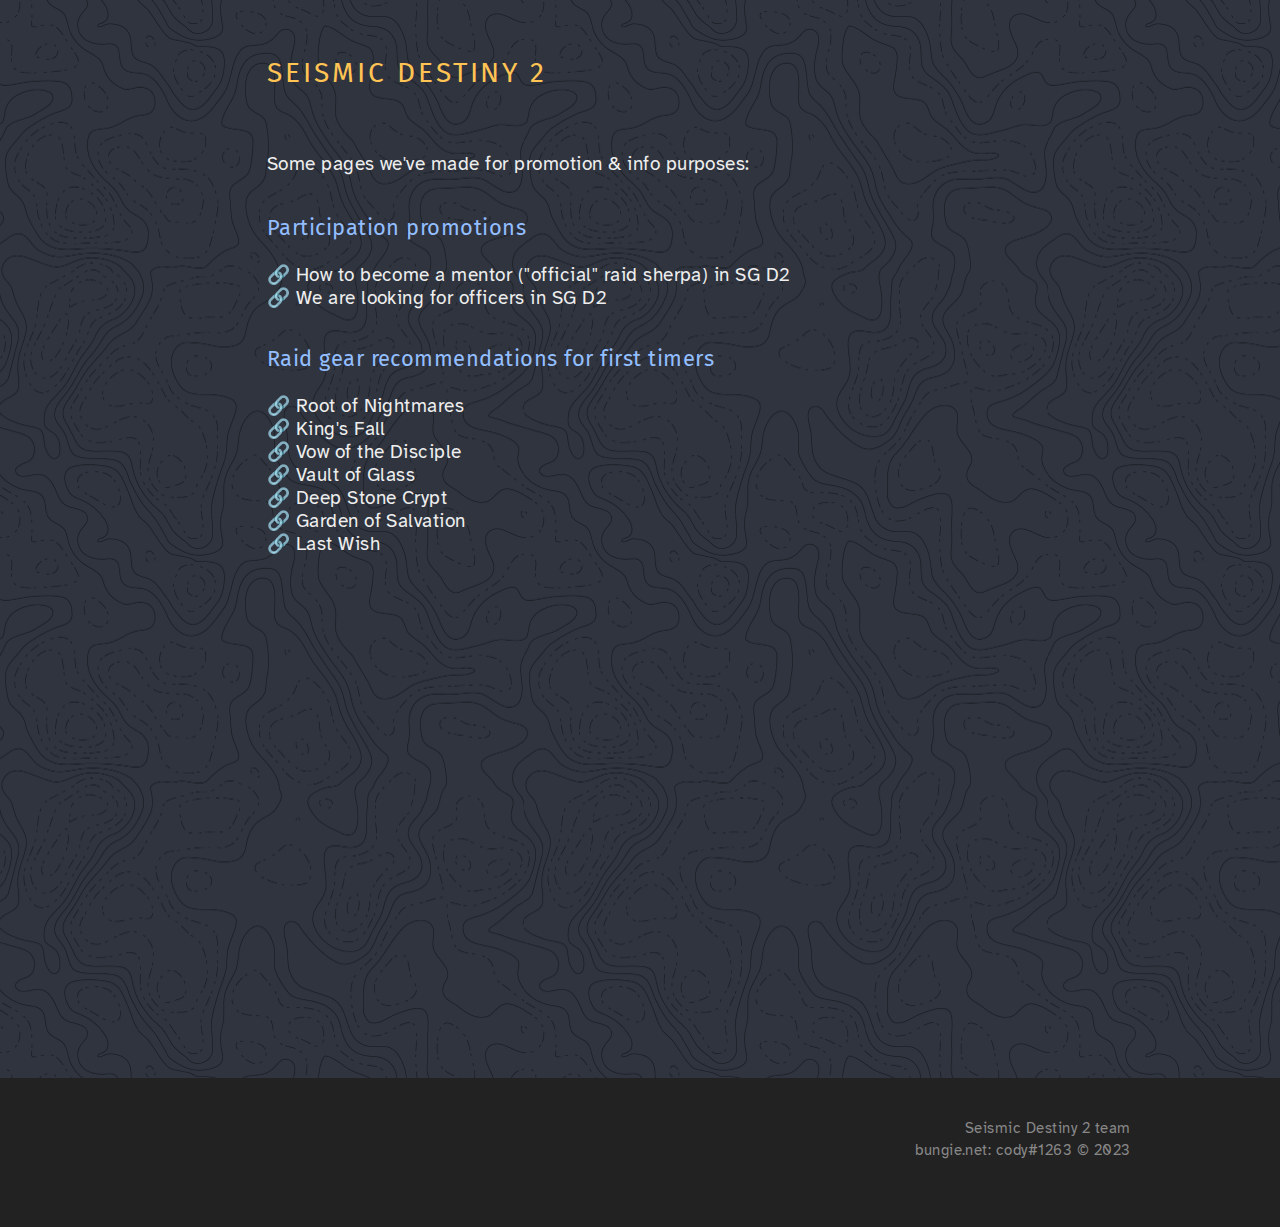
<file: index.html>
<!DOCTYPE html>
<html lang="en">
  



  <head>
    <meta charset="UTF-8">
    <link rel="icon" href="./assets/img/mentor-logo.png">
    <meta name="viewport" content="width=device-width, initial-scale=1.0">
    <title>Seismic Destiny 2</title>
    
    <!-- fonts -->
    <link rel="preconnect" href="https://fonts.googleapis.com">
    <link rel="preconnect" href="https://fonts.gstatic.com" crossorigin>
    <link href="https://fonts.googleapis.com/css2?family=Atkinson+Hyperlegible:ital,wght@0,400;0,700;1,400&family=Fira+Sans:ital,wght@0,400;0,700;1,400&display=swap" rel="stylesheet">
  </head>
  
  
  
  
  
  <body>
    
    
    <div style="position: relative;">
      <main>
      
        <h2>Seismic Destiny 2</h2>

        <div style="height: 1rem;"></div>
        <p>Some pages we've made for promotion & info purposes:</p>

        <h3>Participation promotions</h3>
        <a href="./mentors.html">🔗 How to become a mentor ("official" raid sherpa) in SG D2 </a><br>
        <a href="./officers.html">🔗 We are looking for officers in SG D2 </a><br>

        <!-- <h3>Articles</h3>
        <a href="./articles/101-dreaming-city-armor">🔗 23 feb 07 - Riven DPS and Reverie Dawn armour</a> -->

        <h3>Raid gear recommendations for first timers</h3>
        <a href="./raidguides/ron.html">🔗 Root of Nightmares</a><br>
        <a href="./raidguides/kf.html">🔗 King's Fall</a><br>
        <a href="./raidguides/votd.html">🔗 Vow of the Disciple</a><br>
        <a href="./raidguides/vog.html">🔗 Vault of Glass</a><br>
        <a href="./raidguides/dsc.html">🔗 Deep Stone Crypt</a><br>
        <a href="./raidguides/gos.html">🔗 Garden of Salvation</a><br>
        <a href="./raidguides/lw.html">🔗 Last Wish</a><br>

        <!-- <h3>Sherpa notes</h3>
        <a href="./sherpanotes/kingsfall">🔗 King's Fall</a><br>
        <a href="./sherpanotes/votd">🔗 Vow of the Disciple</a><br>
        <a href="./sherpanotes/vog">🔗 Vault of Glass</a><br>
        <a href="./sherpanotes/deepstonecrypt">🔗 Deep Stone Crypt</a><br>
        <a href="./sherpanotes/garden">🔗 Garden of Salvation</a><br>
        <a href="./sherpanotes/lastwish">🔗 Last Wish</a><br>
        <a href="./sherpanotes/rivenlegit">🔗 Riven Legit</a><br> -->

        <div style="height: 24rem;"></div>
        
        
        
      </main>
      
      <footer>
        <div style="height: 2rem;"></div>
        <p>Seismic Destiny 2 team</p>
        <p>bungie.net: cody#1263 © 2023</p>
      </footer>
    </div>
    
    
    
    
    
  </body>
  
  
  
  
  


  <!-- - - - - - - - - styles - - - - - - - - -->


  <style>
    
    html {
      background-color: #2F343F;
      background-image: url("./assets/img/topo-pattern-5.png");
      background-size: 524px 515px;
      font-family: 'Atkinson Hyperlegible', sans-serif;
      font-size: 14pt;
      letter-spacing: .026rem;
      color: #eee;
      font-smooth: subpixel-antialiased;
    }
    
    body {
      padding: 0;
      margin: 0;
      position: relative;
    }
    
    main {
      position: relative;
      max-width: 40rem;
      margin-left: auto;
      margin-right: auto;
    }
    
    h2 {
      font-family: 'Fira Sans', sans-serif;
      font-weight: 400;
      color: #FFC453;
      text-transform: uppercase;
      letter-spacing: .16rem;
      margin-top: 3rem;
    }
    
    h3 {
      font-family: 'Fira Sans', sans-serif;
      font-weight: 400;
      color: #93BEFF;
      margin-top: 2rem;
    }
    
    p {
      line-height: 1.5rem;
      text-align: justify;
    }

    a {
      color: #eee;
      text-decoration: none;
      transition: all 0.1s;
    }
    a:hover {
      color: #FFC453;
    }
    
    footer {
      position: relative;
      height: 8rem;
      background-color: #222;
      color: #888;
      display: flex;
      flex-direction: column;
      align-content: flex-end;
      margin-top: 4rem;
    }
    
    footer p {
      margin-right: 8rem;
      margin-left: auto;
      font-size: 0.8rem;
      margin-top: 0.2rem;
      margin-bottom: 0;
      line-height: 1rem;
    }
    
    .article-figure {
      object-fit: contain;
      height: 16rem;
      width: 100%;
      margin-bottom: 1rem; 
    }
    
    
    
    
    @media (max-aspect-ratio: 1/1) {
      html {
        font-size: 3vw;
      }
      
      main {
        margin-left: 1rem;
        margin-right: 1rem;
      }
    }
    
    
  </style>
</html>
</file>
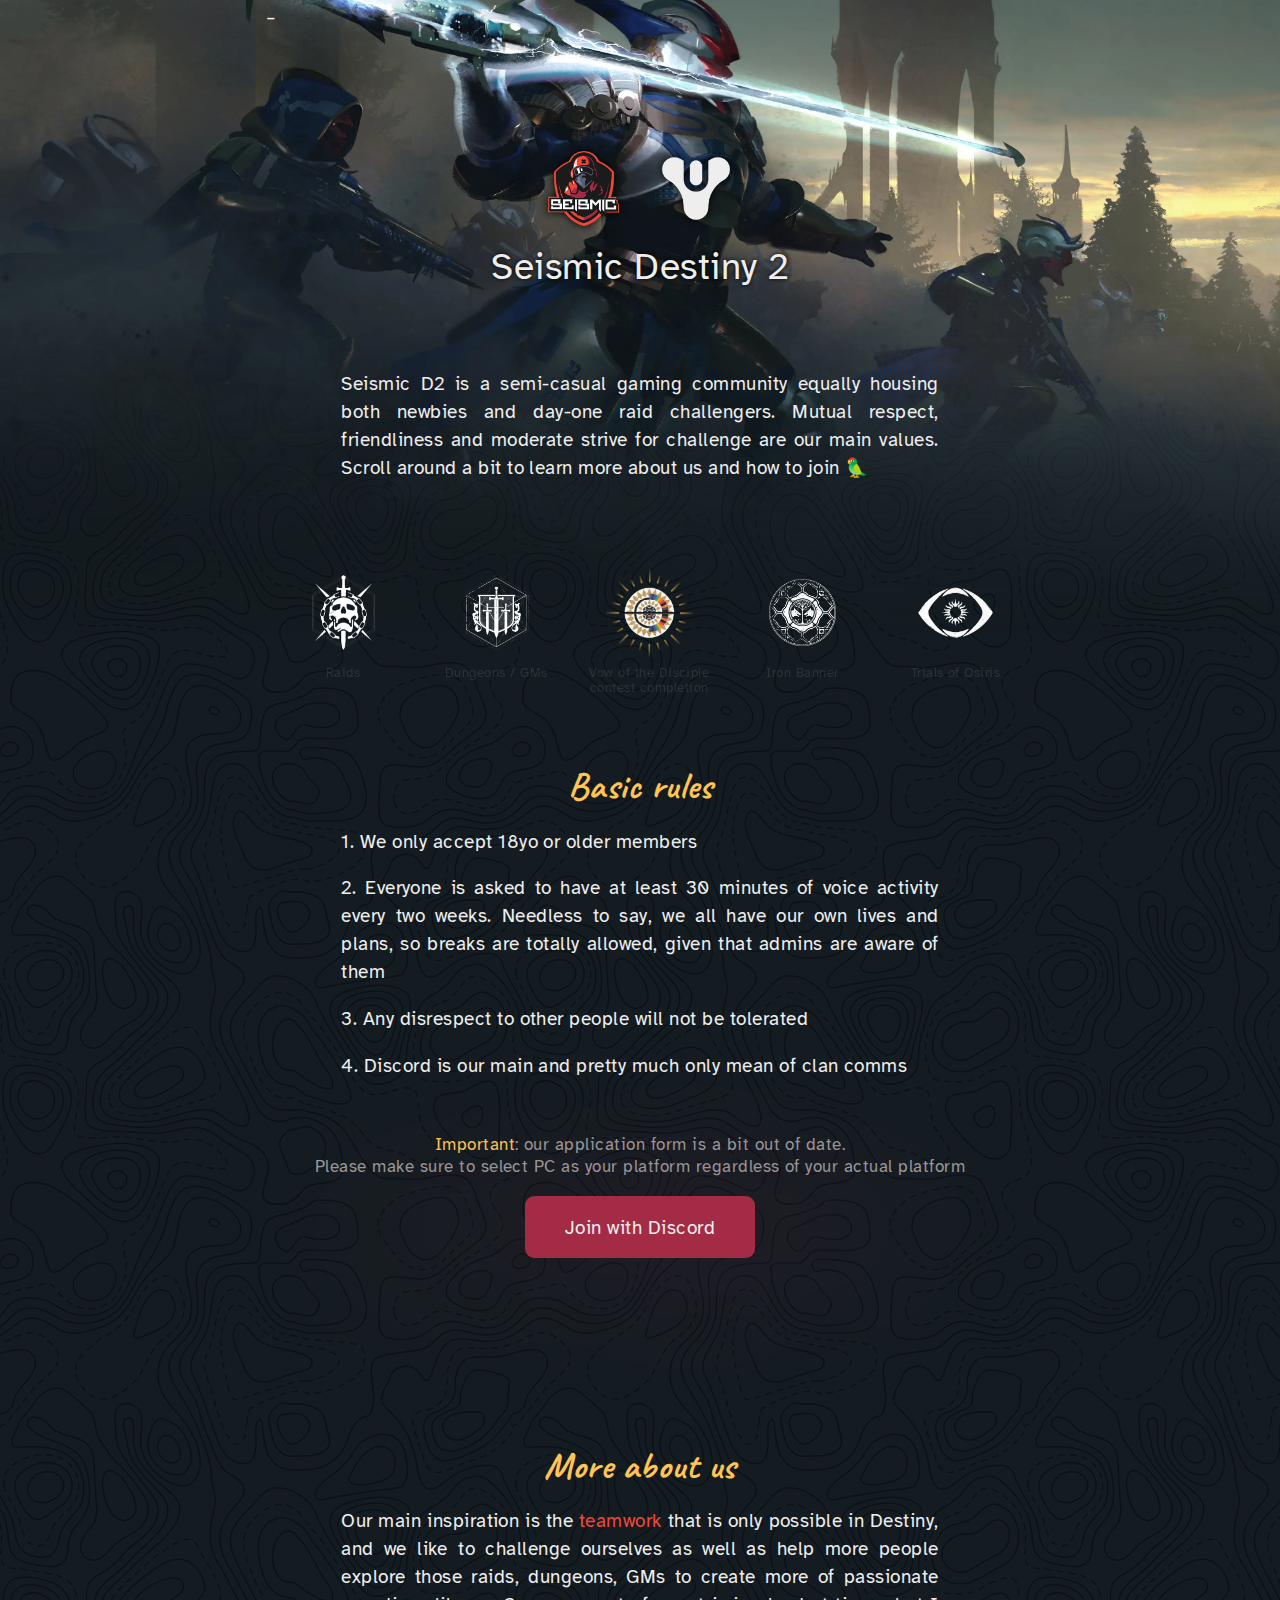
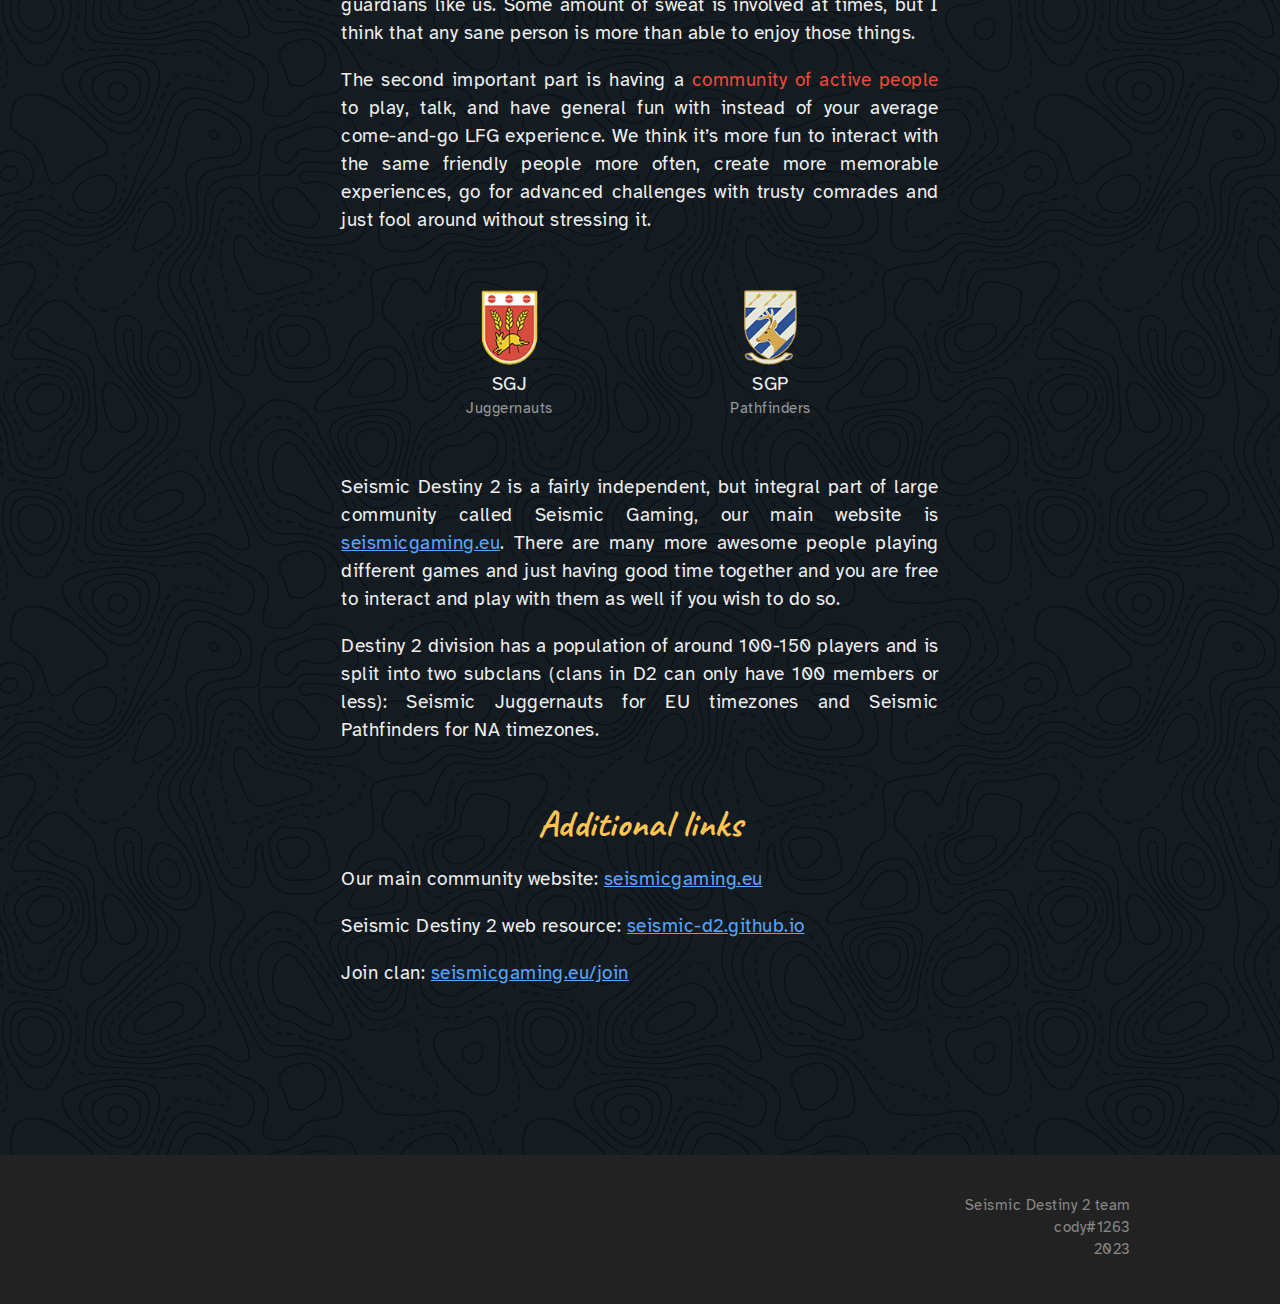
<file: join.html>
<!DOCTYPE html>
<html lang="en">

  <head>
    <meta charset="UTF-8">
    <link rel="icon" href="./assets/img/mentor-logo.png">
    <meta name="viewport" content="width=device-width, initial-scale=1.0">
    <title>Seismic Destiny 2</title>
    
    <!-- styles -->
    <link href="./join.css" rel="stylesheet">
    <!-- fonts -->
    <link rel="preconnect" href="https://fonts.googleapis.com">
    <link rel="preconnect" href="https://fonts.gstatic.com" crossorigin>
    <link href="https://fonts.googleapis.com/css2?family=Atkinson+Hyperlegible:ital,wght@0,400;0,700;1,400&family=Caveat:wght@700&family=Fira+Sans:ital,wght@0,400;0,700;1,400&display=swap" rel="stylesheet">
  </head>
  
  <body>
    
    <div class="landing-title-bgimage"></div>
    <!-- <div class="landing-title-gradient"></div> -->
    
    <main>

      <div>_ </div>

      <div class="landing-header-container">
        <img src="./assets/img/logo-seismic.png" class="landing-header-icon1">
        <img src="./assets/img/logo-tricorn.png" class="landing-header-icon2">
        <div class="landing-header-caption">Seismic Destiny 2</div>
      </div>

      <p class="landing-text">Seismic D2 is a semi-casual gaming community equally housing both newbies and day-one raid challengers. Mutual respect, friendliness and moderate strive for challenge are our main values. Scroll around a bit to learn more about us and how to join 🦜</p>

      <div style="height: 4rem;"></div>

      <div class="activities-icons-container">
        <div class="activities-icons-item aii-item-1">
          <img src="./assets/img/joinpage-icon-raid.png" class="aii-img">
          <div class="aii-caption">Raids</div>
        </div>
        <div class="activities-icons-item aii-item-2">
          <img src="./assets/img/joinpage-icon-gm.png" class="aii-img">
          <div class="aii-caption">Dungeons / GMs</div>
        </div>
        <div class="activities-icons-item aii-item-3">
          <img src="./assets/img/joinpage-icon-votd-d1.png" class="aii-votd">
          <img src="./assets/img/joinpage-icon-glow.png" class="aii-glow rotating">
          <div class="aii-caption">Vow of the Disciple</div>
          <div class="aii-caption aii-caption2">contest completion</div>
        </div>
        <div class="activities-icons-item aii-item-4">
          <img src="./assets/img/joinpage-icon-ib.png" class="aii-img aii-ib">
          <div class="aii-caption">Iron Banner</div>
        </div>
        <div class="activities-icons-item aii-item-5">
          <img src="./assets/img/joinpage-icon-tos.png" class="aii-img">
          <div class="aii-caption">Trials of Osiris</div>
        </div>
      </div>

      <div style="height: 6rem;"></div>

      <div class="section-header">Basic rules</div>

      <p class="section-text">1. We only accept 18yo or older members</p>
      <p class="section-text">2. Everyone is asked to have at least 30 minutes of voice activity every two weeks. Needless to say, we all have our own lives and plans, so breaks are totally allowed, given that admins are aware of them</p>
      <p class="section-text">3. Any disrespect to other people will not be tolerated</p>
      <p class="section-text">4. Discord is our main and pretty much only mean of clan comms</p>

      <div style="height: 2rem;"></div>

      <p class="join-notice-line"><span class="yellow">Important</span>: our application form is a bit out of date.</p>
      <p class="join-notice-line">Please make sure to select PC as your platform regardless of your actual platform</p>
      
      <!-- <div style="height: 1rem;"></div>
      <p class="join-notice-line"><span class="yellow">Important 2</span>: if you have a PC, please join from desktop</p>
      <p class="join-notice-line">Discord has a problem syncing profiles from mobile platforms</p> -->

      <div style="height: 1rem;"></div>
      <a class="join-button" href="https://seismicgaming.eu/join" target="_blank"> 
        <div class="glowbox"></div>
        <div class="glowbox2"></div>
        <div class="join-button-bg"></div>
        <div class="join-button-text">Join with Discord</div>
      </a>

      <div style="height: 2rem;"></div>



      <div style="height: 8rem;"></div>
      <div class="section-header">More about us</div>

      <p class="section-text">Our main inspiration is the <span class="red">teamwork</span> that is only possible in Destiny, and we like to challenge ourselves as well as help more people explore those raids, dungeons, GMs to create more of passionate guardians like us. Some amount of sweat is involved at times, but I think that any sane person is more than able to enjoy those things.</p>
      <p class="section-text">The second important part is having a <span class="red">community of active people</span> to play, talk, and have general fun with instead of your average come-and-go LFG experience. We think it’s more fun to interact with the same friendly people more often, create more memorable experiences, go for advanced challenges with trusty comrades and just fool around without stressing it.</p>

      <div style="height: 2rem;"></div>
      <div class="emblems-container">
        <a class="emblem-item" style="grid-column: 1;" href="https://www.bungie.net/en/ClanV2?groupId=3285991" target="_blank">
          <img src="./assets/img/joinpage-emblem-sgj.png" class="emblems-img">
          <div class="emblems-caption">SGJ</div>
          <div class="emblems-subcaption">Juggernauts</div>
        </a>
        <!-- -->
        <a class="emblem-item" style="grid-column: 3;" href="https://www.bungie.net/en/ClanV2?groupId=3909446" target="_blank">
          <img src="./assets/img/joinpage-emblem-sgp.png" class="emblems-img">
          <div class="emblems-caption">SGP</div>
          <div class="emblems-subcaption">Pathfinders</div>
        </a>
        
      </div>

      <div style="height: 2rem;"></div>
      <p class="section-text">Seismic Destiny 2 is a fairly independent, but integral part of large community called Seismic Gaming, our main website is <a href="https://seismicgaming.eu">seismicgaming.eu</a>. There are many more awesome people playing different games and just having good time together and you are free to interact and play with them as well if you wish to do so.</p>
      <p class="section-text">Destiny 2 division has a population of around 100-150 players and is split into two subclans (clans in D2 can only have 100 members or less): Seismic Juggernauts for EU timezones and Seismic Pathfinders for NA timezones.</p>
      
      <div style="height: 2rem;"></div>
      <div class="section-header">Additional links</div>
      <p class="section-text">Our main community website: <a href="https://seismicgaming.eu">seismicgaming.eu</a></p>
      <p class="section-text">Seismic Destiny 2 web resource: <a href="https://seismic-d2.github.io">seismic-d2.github.io</a></p>
      <p class="section-text">Join clan: <a href="https://seismicgaming.eu/join">seismicgaming.eu/join</a></p>
      
      <div style="height: 4rem"></div>
      

    </main>
    
    <footer>
      <div style="height: 2rem;"></div>
      <p>Seismic Destiny 2 team</p>
      <p>cody#1263</p>
      <p>2023</p>
    </footer>
    
  </body>
  
  
  
  
  
  <style>


    
    
    html {
      background-color: #1D2023;
      background-image: url("./assets/img/topo-pattern-5d.jpg");
      font-family: 'Atkinson Hyperlegible', sans-serif;
      font-size: 14pt;
      letter-spacing: .026rem;
      color: #eee;
      font-smooth: subpixel-antialiased;
    }
    
    body {
      padding: 0;
      margin: 0;
      position: relative;
    }
    
    main {
      position: relative;
      max-width: 40rem;
      margin-left: auto;
      margin-right: auto;
      overflow: hidden;
    }
    
    h2 {
      font-family: 'Fira Sans', sans-serif;
      font-weight: 400;
      color: #FFC453;
      text-transform: uppercase;
      letter-spacing: .16rem;
      margin-top: 3rem;
    }
    
    h3 {
      font-family: 'Fira Sans', sans-serif;
      font-weight: 400;
      color: #93BEFF;
      margin-top: 2rem;
    }
    
    p {
      line-height: 1.5rem;
      text-align: justify;
    }
    
    footer {
      position: relative;
      height: 8rem;
      background-color: #222;
      color: #888;
      display: flex;
      flex-direction: column;
      align-content: flex-end;
      margin-top: 4rem;
    }
    
    footer p {
      margin-right: 8rem;
      margin-left: auto;
      font-size: 0.8rem;
      margin-top: 0.2rem;
      margin-bottom: 0;
      line-height: 1rem;
    }
    
    a {
      color: #58a6ff;
    }


    
    
    
    
    
    
    
    @media (max-aspect-ratio: 1/1) {
      html {
        font-size: 3vw;
      }
      
      main {
        margin-left: 1rem;
        margin-right: 1rem;
      }
    }
    
    
  </style>
</html>
</file>
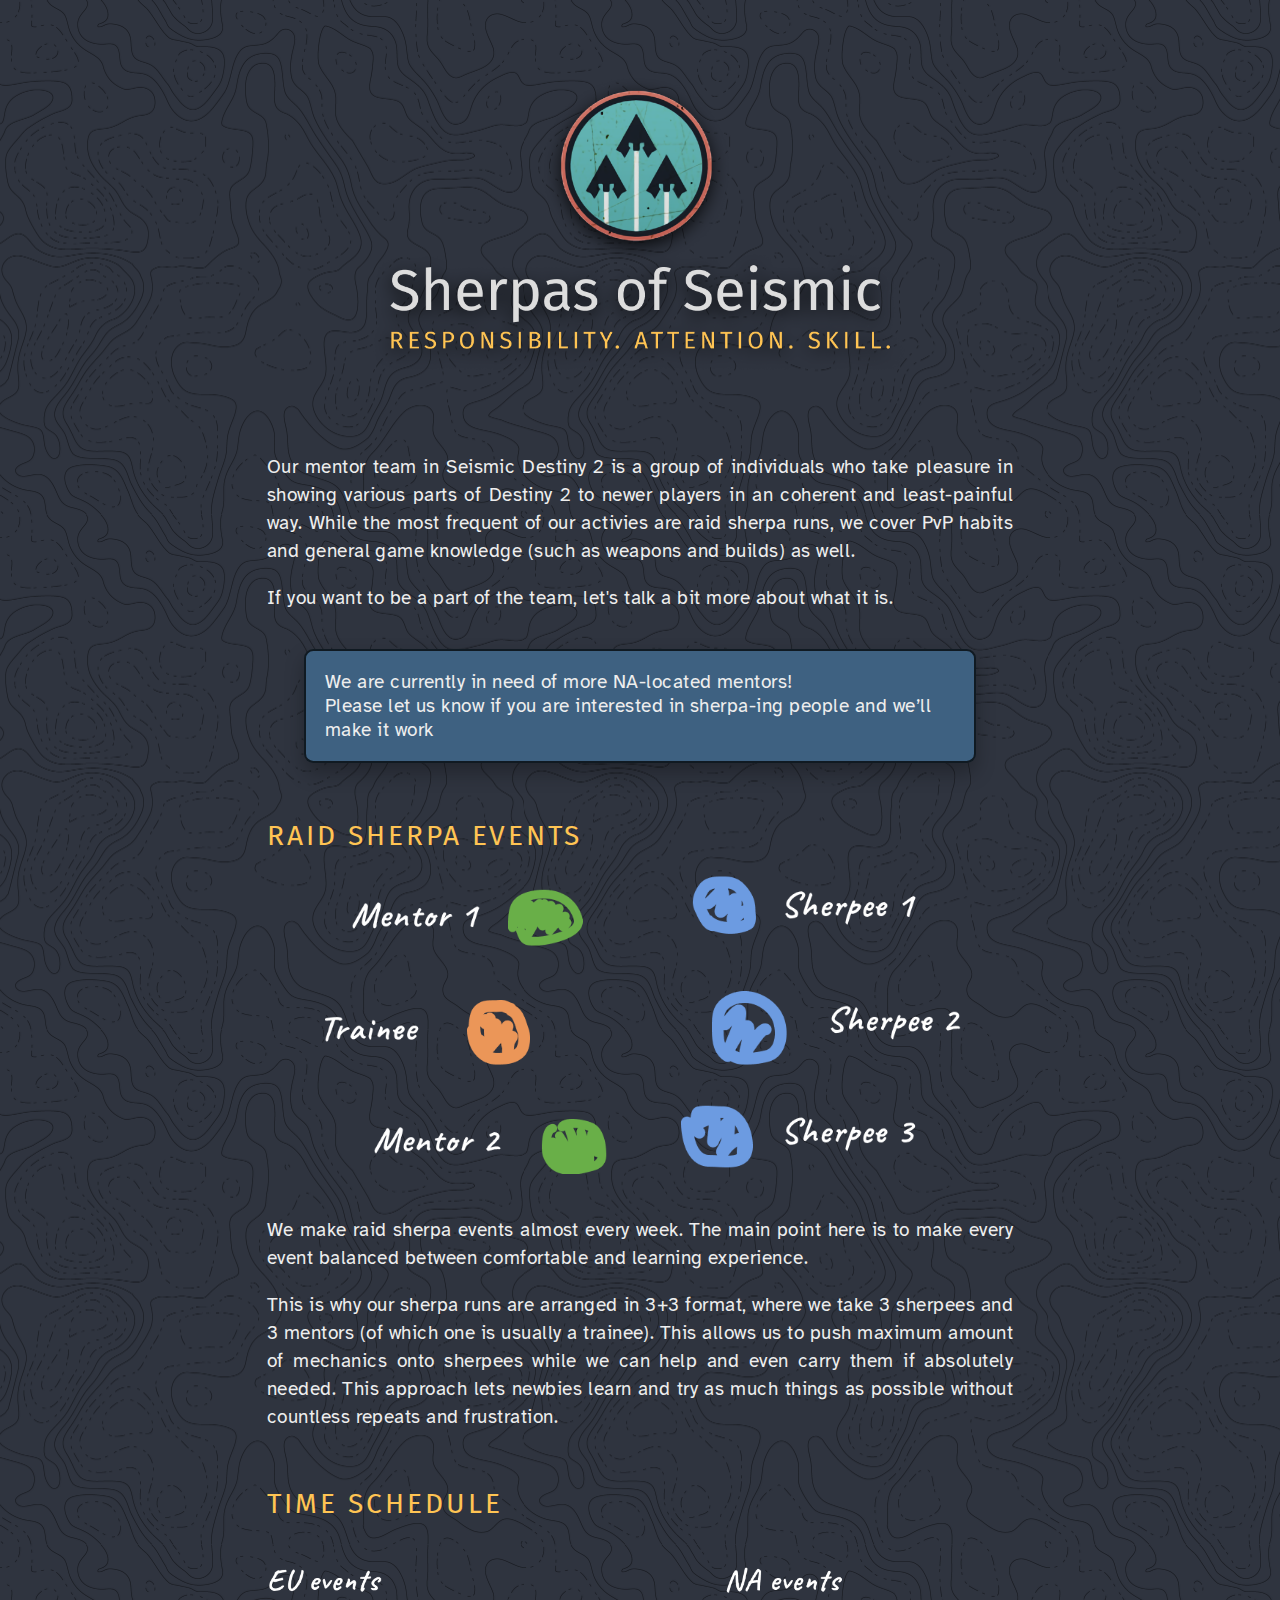
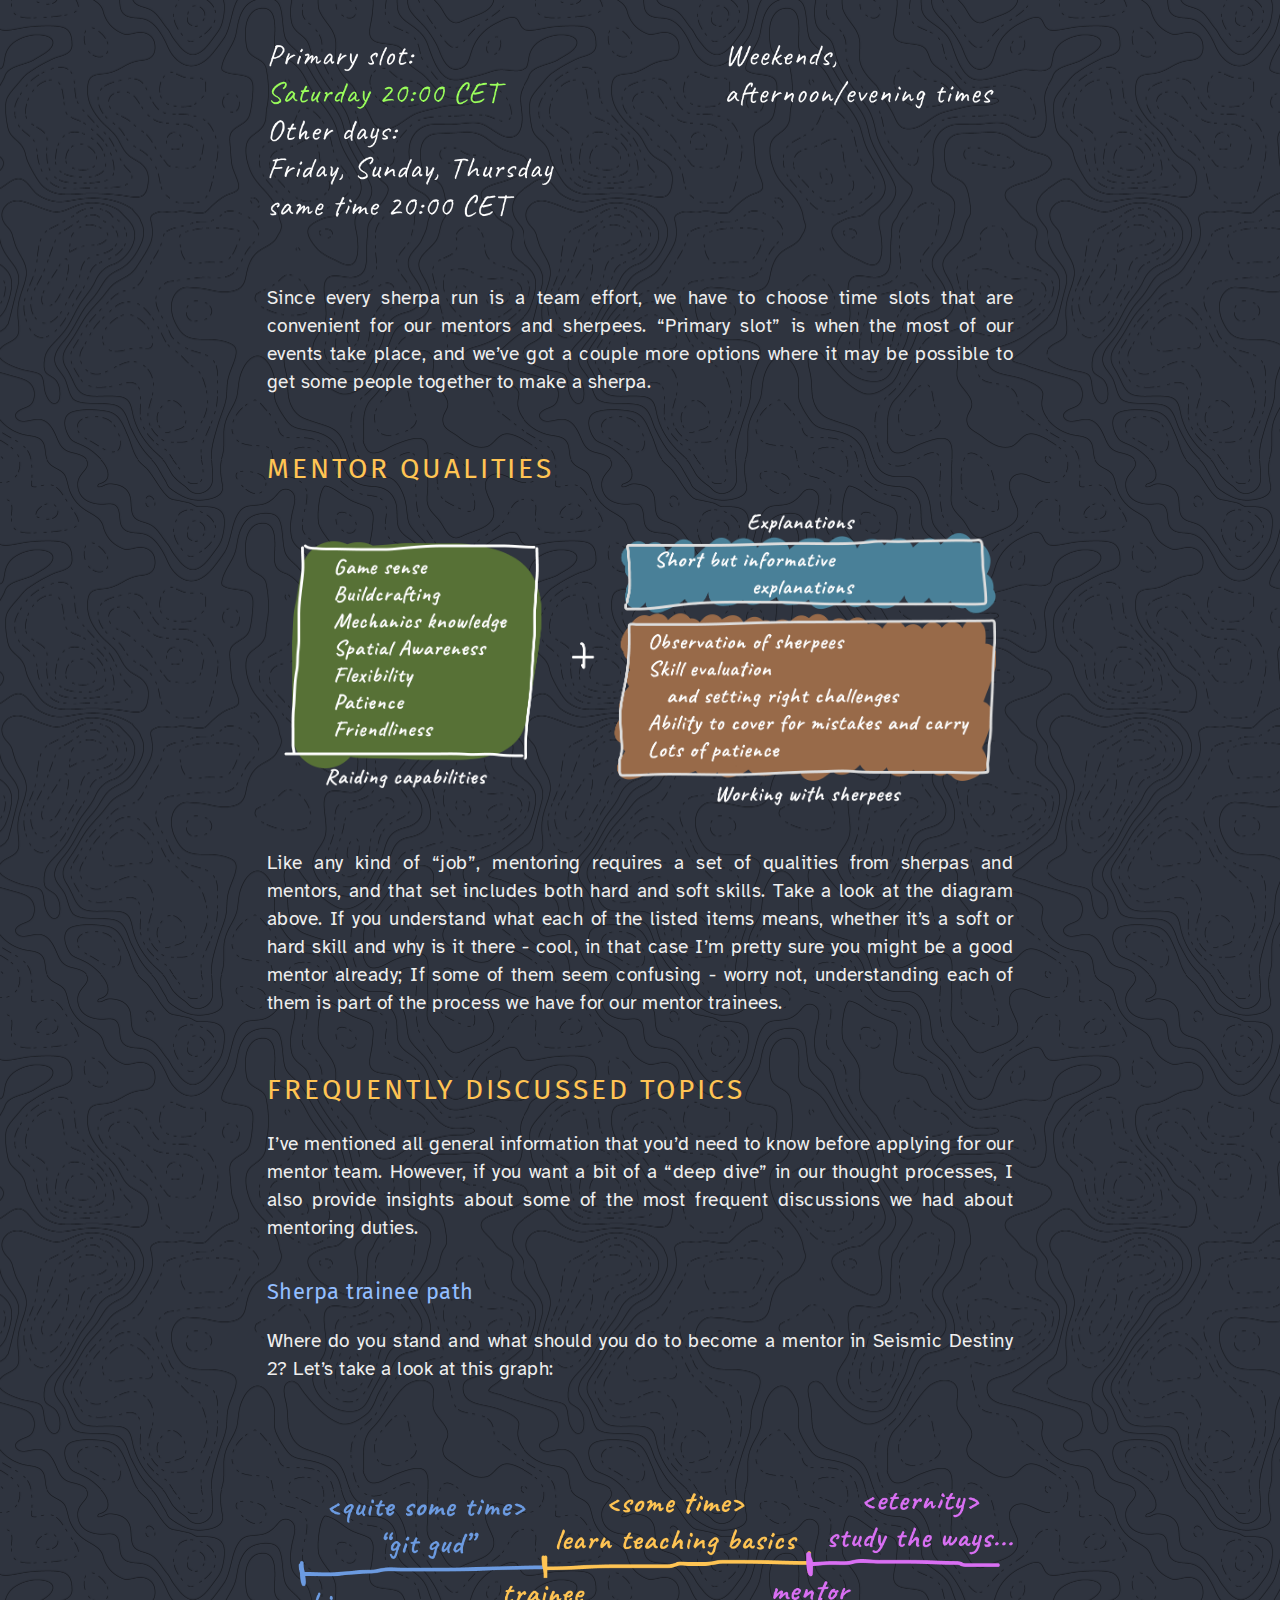
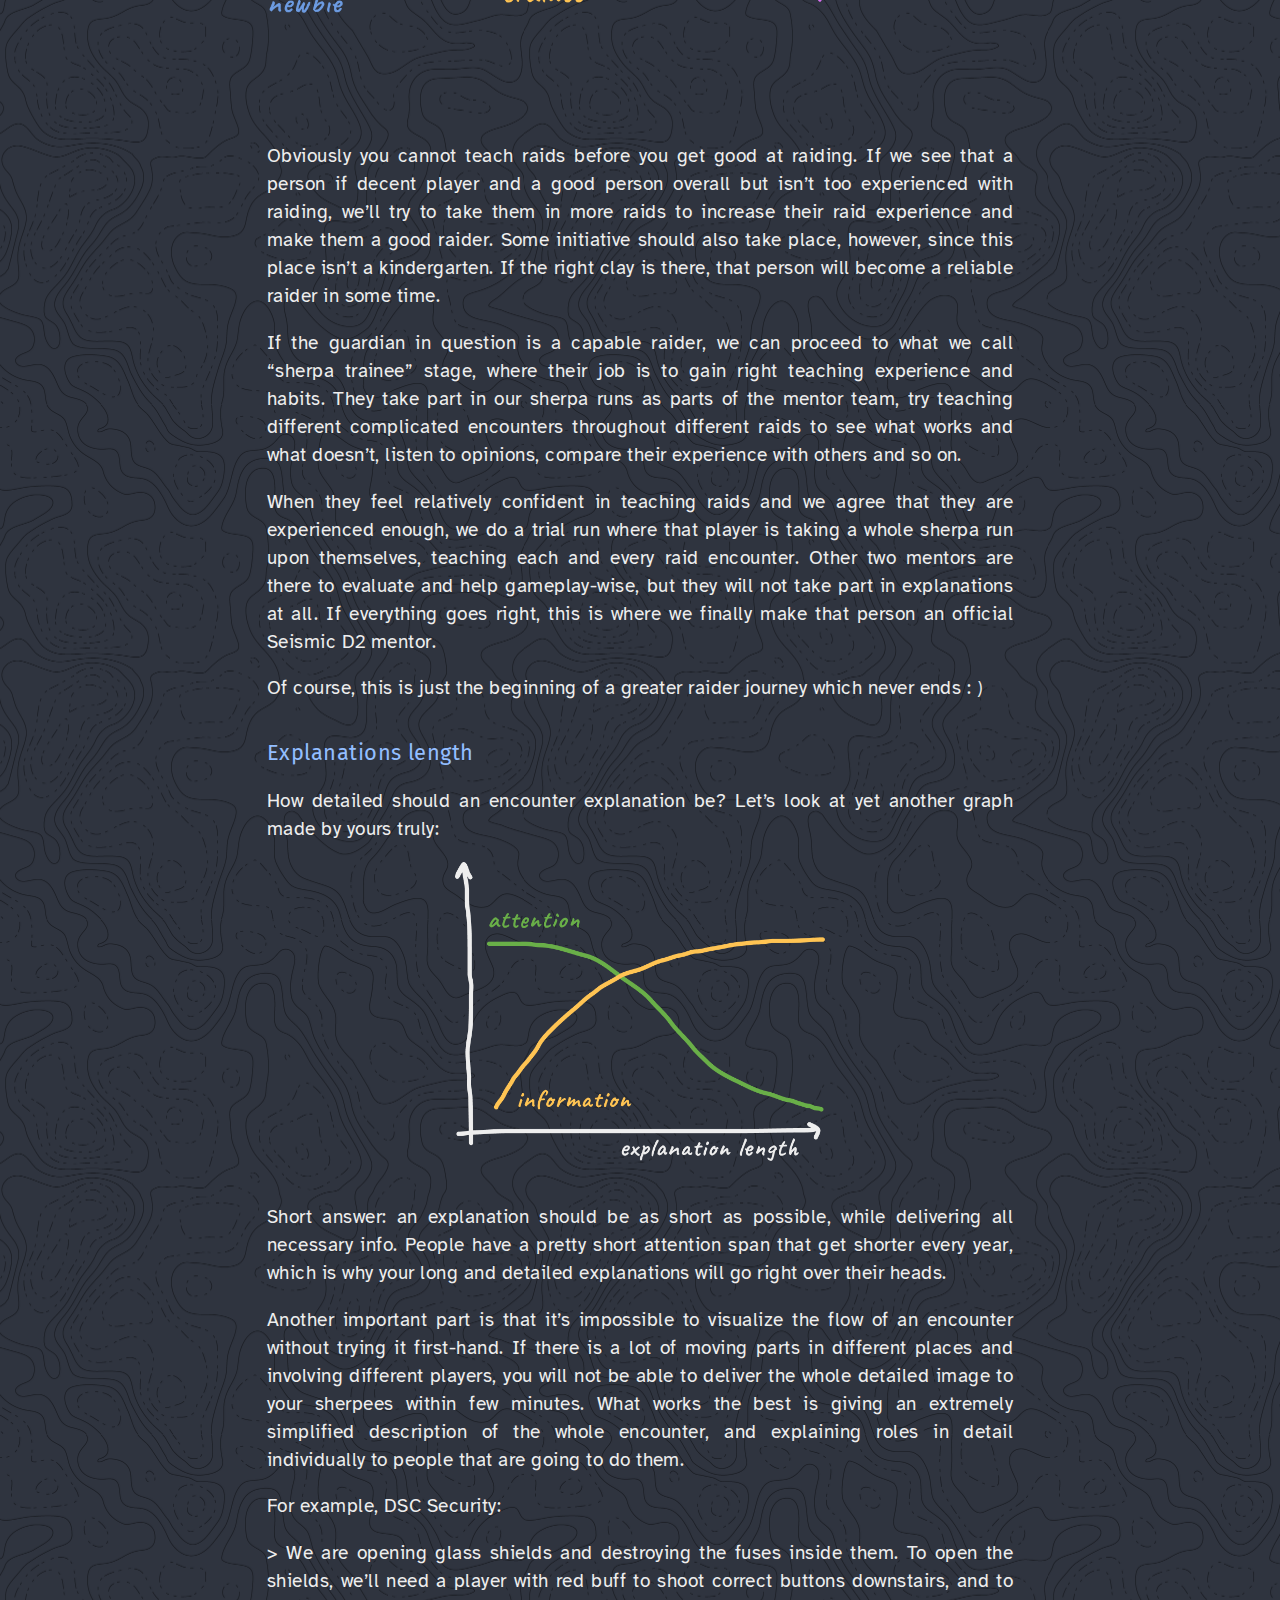
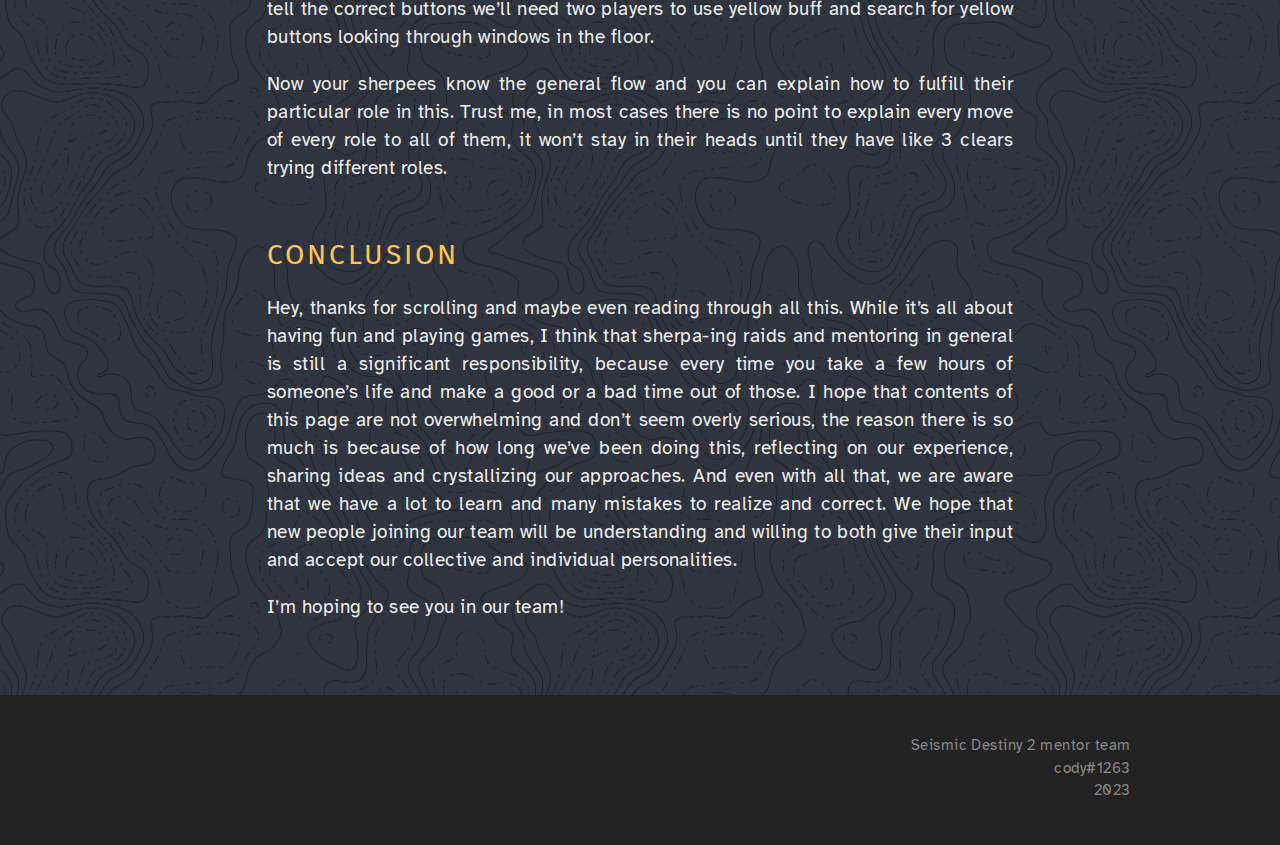
<file: mentors.html>
<!DOCTYPE html>
<html lang="en">
  



  <head>
    <meta charset="UTF-8">
    <link rel="icon" href="./assets/img/mentor-logo.png">
    <meta name="viewport" content="width=device-width, initial-scale=1.0">
    <title>Seismic D2 Mentor squad</title>
    
    <!-- fonts -->
    <link rel="preconnect" href="https://fonts.googleapis.com">
    <link rel="preconnect" href="https://fonts.gstatic.com" crossorigin>
    <link href="https://fonts.googleapis.com/css2?family=Atkinson+Hyperlegible:ital,wght@0,400;0,700;1,400;1,700&family=Fira+Sans:wght@400;700&display=swap" rel="stylesheet">
  </head>
  
  
  
  
  
  <body>
    
    
    <div style="position: relative;">
      <!-- <div class="root-bg"></div> -->
      <main>
      
        <div style="height: 4rem;"></div>
        <img src="./assets/img/mentor-header.png" class="article-figure" style="height: 16rem;"/>
      
        <div style="height: 2rem;"></div>
        <p>Our mentor team in Seismic Destiny 2 is a group of individuals who take pleasure in showing various parts of Destiny 2 to newer players in an coherent and least-painful way. While the most frequent of our activies are raid sherpa runs, we cover PvP habits and general game knowledge (such as weapons and builds) as well.</p>
        <p>If you want to be a part of the team, let's talk a bit more about what it is.</p>
        
        <div style="height: 1rem;"></div>
        <div class="attention-block">
          <div>We are currently in need of more NA-located mentors! </div>
          <div>Please let us know if you are interested in sherpa-ing people and we’ll make it work</div>
        </div>
        
        <h2>Raid Sherpa events</h2>
        <img src="./assets/img/mentor-teamcomp.png" class="article-figure"/>
        <p>We make raid sherpa events almost every week. The main point here is to make every event balanced between comfortable and learning experience.</p>
        <p>This is why our sherpa runs are arranged in 3+3 format, where we take 3 sherpees and 3 mentors (of which one is usually a trainee). This allows us to push maximum amount of mechanics onto sherpees while we can help and even carry them if absolutely needed. This approach lets newbies learn and try as much things as possible without countless repeats and frustration. </p>
        
        <h2>TIME SCHEDULE</h2>
        <img class="article-figure" src="./assets/img/mentor-timetable.png"/>
        <p>Since every sherpa run is a team effort, we have to choose time slots that are convenient for our mentors and sherpees. “Primary slot” is when the most of our events take place, and we’ve got a couple more options where it may be possible to get some people together to make a sherpa.</p>
        
        <h2>MENTOR QUALITIES</h2>
        <img class="article-figure" src="./assets/img/mentor-qualities.png"/>
        <p>Like any kind of “job”, mentoring requires a set of qualities from sherpas and mentors, and that set includes both hard and soft skills. Take a look at the diagram above. If you understand what each of the listed items means, whether it’s a soft or hard skill and why is it there - cool, in that case I’m pretty sure you might be a good mentor already; If some of them seem confusing - worry not, understanding each of them is part of the process we have for our mentor trainees. </p>
        
        <h2>FREQUENTLY DISCUSSED TOPICS</h2>
        <p>I’ve mentioned all general information that you’d need to know before applying for our mentor team. However, if you want a bit of a “deep dive” in our thought processes, I also provide insights about some of the most frequent discussions we had about mentoring duties.</p>
        
        <h3>Sherpa trainee path</h3>
        <p>Where do you stand and what should you do to become a mentor in Seismic Destiny 2? Let’s take a look at this graph:</p>
        <img class="article-figure" src="./assets/img/mentor-path.png"/>
        <p>Obviously you cannot teach raids before you get good at raiding. If we see that a person if decent player and a good person overall but isn’t too experienced with raiding, we’ll try to take them in more raids to increase their raid experience and make them a good raider. Some initiative should also take place, however, since this place isn’t a kindergarten. If the right clay is there, that person will become a reliable raider in some time.</p>
        <p>If the guardian in question is a capable raider, we can proceed to what we call “sherpa trainee” stage, where their job is to gain right teaching experience and habits. They take part in our sherpa runs as parts of the mentor team, try teaching different complicated encounters throughout different raids to see what works and what doesn’t, listen to opinions, compare their experience with others and so on.</p>
        <p>When they feel relatively confident in teaching raids and we agree that they are experienced enough, we do a trial run where that player is taking a whole sherpa run upon themselves, teaching each and every raid encounter. Other two mentors are there to evaluate and help gameplay-wise, but they will not take part in explanations at all. If everything goes right, this is where we finally make that person an official Seismic D2 mentor.</p>
        <p>Of course, this is just the beginning of a greater raider journey which never ends : )</p>
        
        <h3>Explanations length</h3>
        <p>How detailed should an encounter explanation be? Let’s look at yet another graph made by yours truly:</p>
        <img class="article-figure" src="./assets/img/mentor-attention.png"/>
        <p>Short answer: an explanation should be as short as possible, while delivering all necessary info. People have a pretty short attention span that get shorter every year, which is why your long and detailed explanations will go right over their heads. </p>
        <p>Another important part is that it’s impossible to visualize the flow of an encounter without trying it first-hand. If there is a lot of moving parts in different places and involving different players, you will not be able to deliver the whole detailed image to your sherpees within few minutes. What works the best is giving an extremely simplified description of the whole encounter, and explaining roles in detail individually to people that are going to do them. </p>
        <p>For example, DSC Security:</p>
        <p>> We are opening glass shields and destroying the fuses inside them. To open the shields, we’ll need a player with red buff to shoot correct buttons downstairs, and to tell the correct buttons we’ll need two players to use yellow buff and search for yellow buttons looking through windows in the floor.</p>
        <p>Now your sherpees know the general flow and you can explain how to fulfill their particular role in this. Trust me, in most cases there is no point to explain every move of every role to all of them, it won’t stay in their heads until they have like 3 clears trying different roles.</p>
        
        <h2>Conclusion</h2>
        <p>Hey, thanks for scrolling and maybe even reading through all this. While it’s all about having fun and playing games, I think that sherpa-ing raids and mentoring in general is still a significant responsibility, because every time you take a few hours of someone’s life and make a good or a bad time out of those. I hope that contents of this page are not overwhelming and don’t seem overly serious, the reason there is so much is because of how long we’ve been doing this, reflecting on our experience, sharing ideas and crystallizing our approaches. And even with all that, we are aware that we have a lot to learn and many mistakes to realize and correct. We hope that new people joining our team will be understanding and willing to both give their input and accept our collective and individual personalities.</p>
        <p>I’m hoping to see you in our team! </p>
        
        
        
      </main>
      
      <footer>
        <div style="height: 2rem;"></div>
        <p>Seismic Destiny 2 mentor team</p>
        <p>cody#1263</p>
        <p>2023</p>
      </footer>
    </div>
    
    
    
    
    
  </body>
  
  
  
  
  
  <style>
    
    html {
      background-color: #2F343F;
      background-image: url("./assets/img/topo-pattern-5.png");
      background-size: 524px 515px;
      font-family: 'Atkinson Hyperlegible', sans-serif;
      font-size: 14pt;
      letter-spacing: .026rem;
      color: #eee;
      font-smooth: subpixel-antialiased;
    }
    
    body {
      padding: 0;
      margin: 0;
      position: relative;
    }
    
    /* .root-bg {
      width: 100%;
      height: 100%;
      position: fixed;
      top: 0;
      left: 0;
      
      opacity: 0.5;
    } */
    
    main {
      position: relative;
      max-width: 40rem;
      margin-left: auto;
      margin-right: auto;
    }
    
    h2 {
      font-family: 'Fira Sans', sans-serif;
      font-weight: 400;
      color: #FFC453;
      text-transform: uppercase;
      letter-spacing: .16rem;
      margin-top: 3rem;
    }
    
    h3 {
      font-family: 'Fira Sans', sans-serif;
      font-weight: 400;
      color: #93BEFF;
      margin-top: 2rem;
    }
    
    p {
      line-height: 1.5rem;
      text-align: justify;
    }
    
    footer {
      position: relative;
      height: 8rem;
      background-color: #222;
      color: #888;
      display: flex;
      flex-direction: column;
      align-content: flex-end;
      margin-top: 4rem;
    }
    
    footer p {
      margin-right: 8rem;
      margin-left: auto;
      font-size: 0.8rem;
      margin-top: 0.2rem;
      margin-bottom: 0;
      line-height: 1rem;
    }
    
    .article-figure {
      object-fit: contain;
      height: 16rem;
      width: 100%;
      margin-bottom: 1rem; 
    }
    
    .attention-block {
      position: relative;
      margin-left: 2rem;
      margin-right: 2rem;
      padding: 1rem;
      background-color: #3E6181;
      border: 2px solid #000B;
      border-radius: 0.5rem;
      box-shadow: 0px 0.5rem 1rem #0004;
      line-height: 1.3rem;
      display: flex;
      flex-direction: column;
      align-items: flex-start;
      overflow: hidden;
    }
    
    
    
    
    @media (max-aspect-ratio: 1/1) {
      html {
        font-size: 3vw;
      }
      
      main {
        margin-left: 1rem;
        margin-right: 1rem;
      }
    }
    
    
  </style>
</html>
</file>
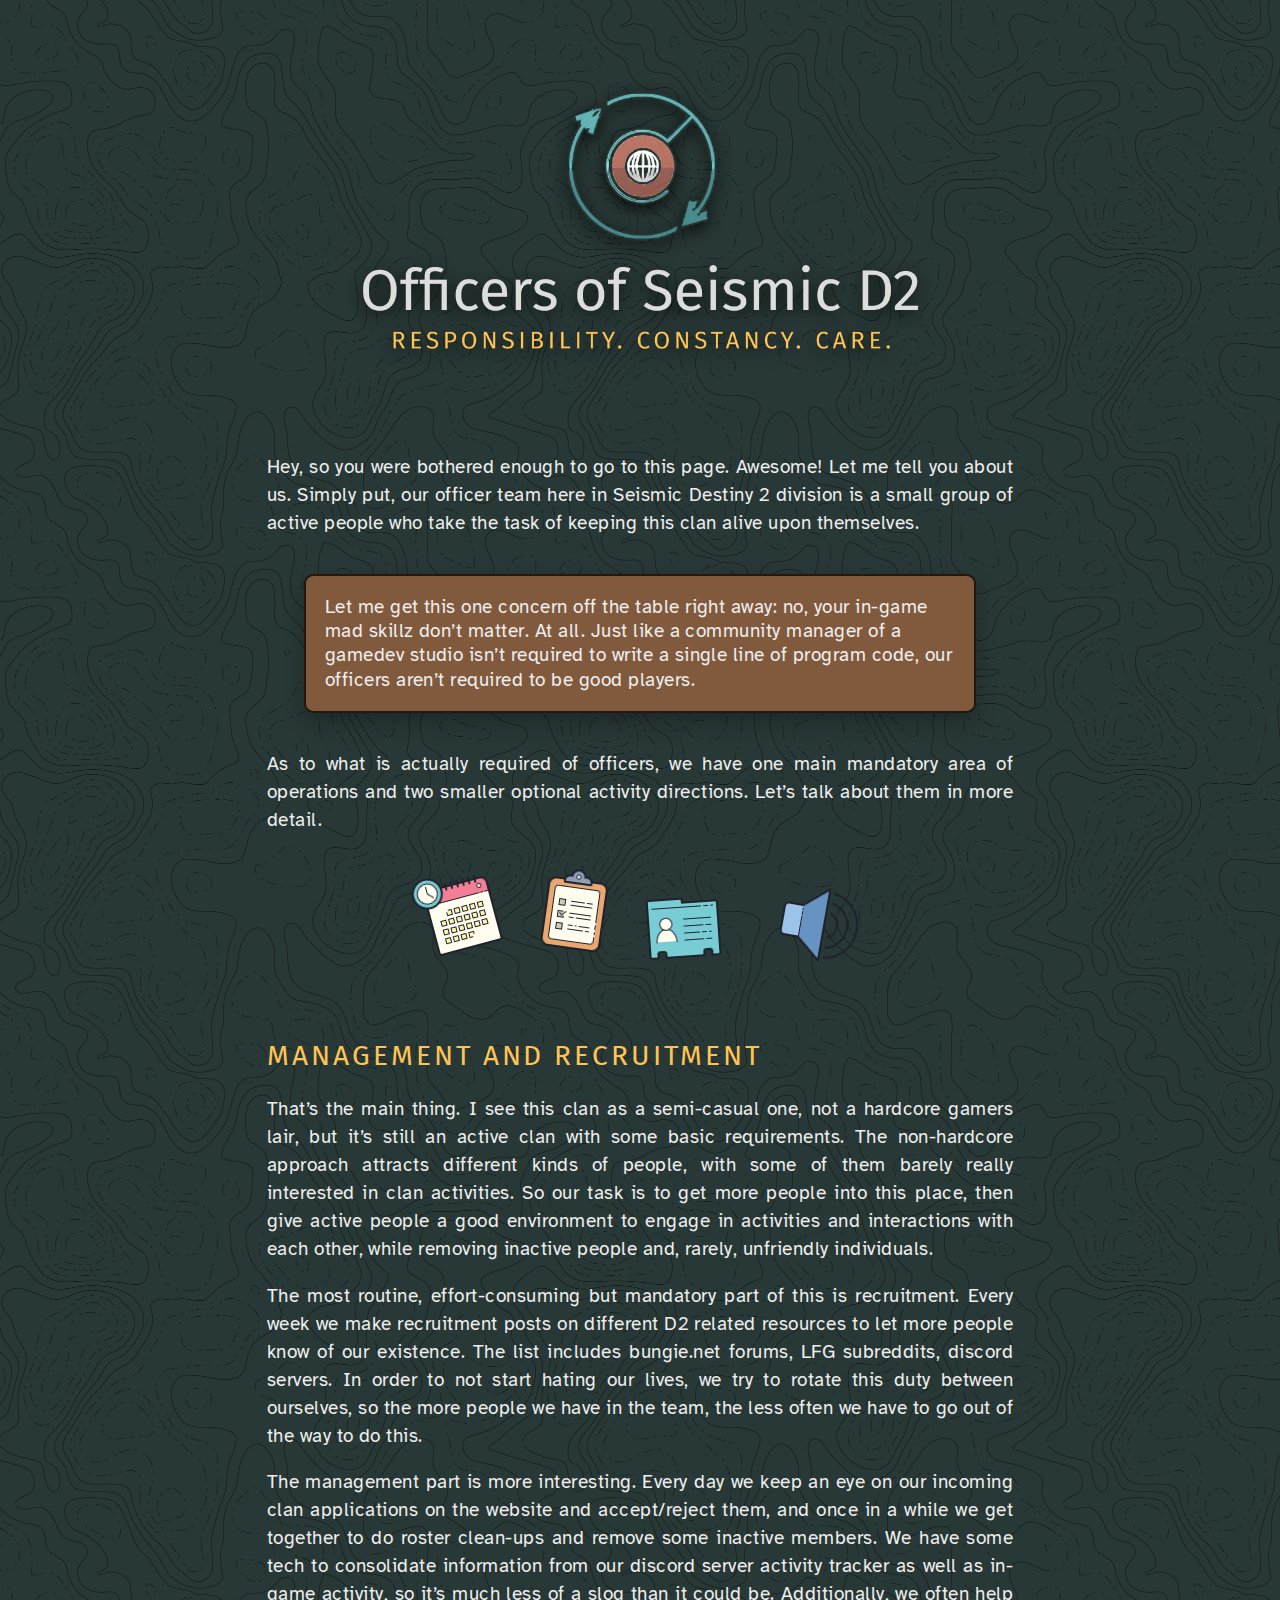
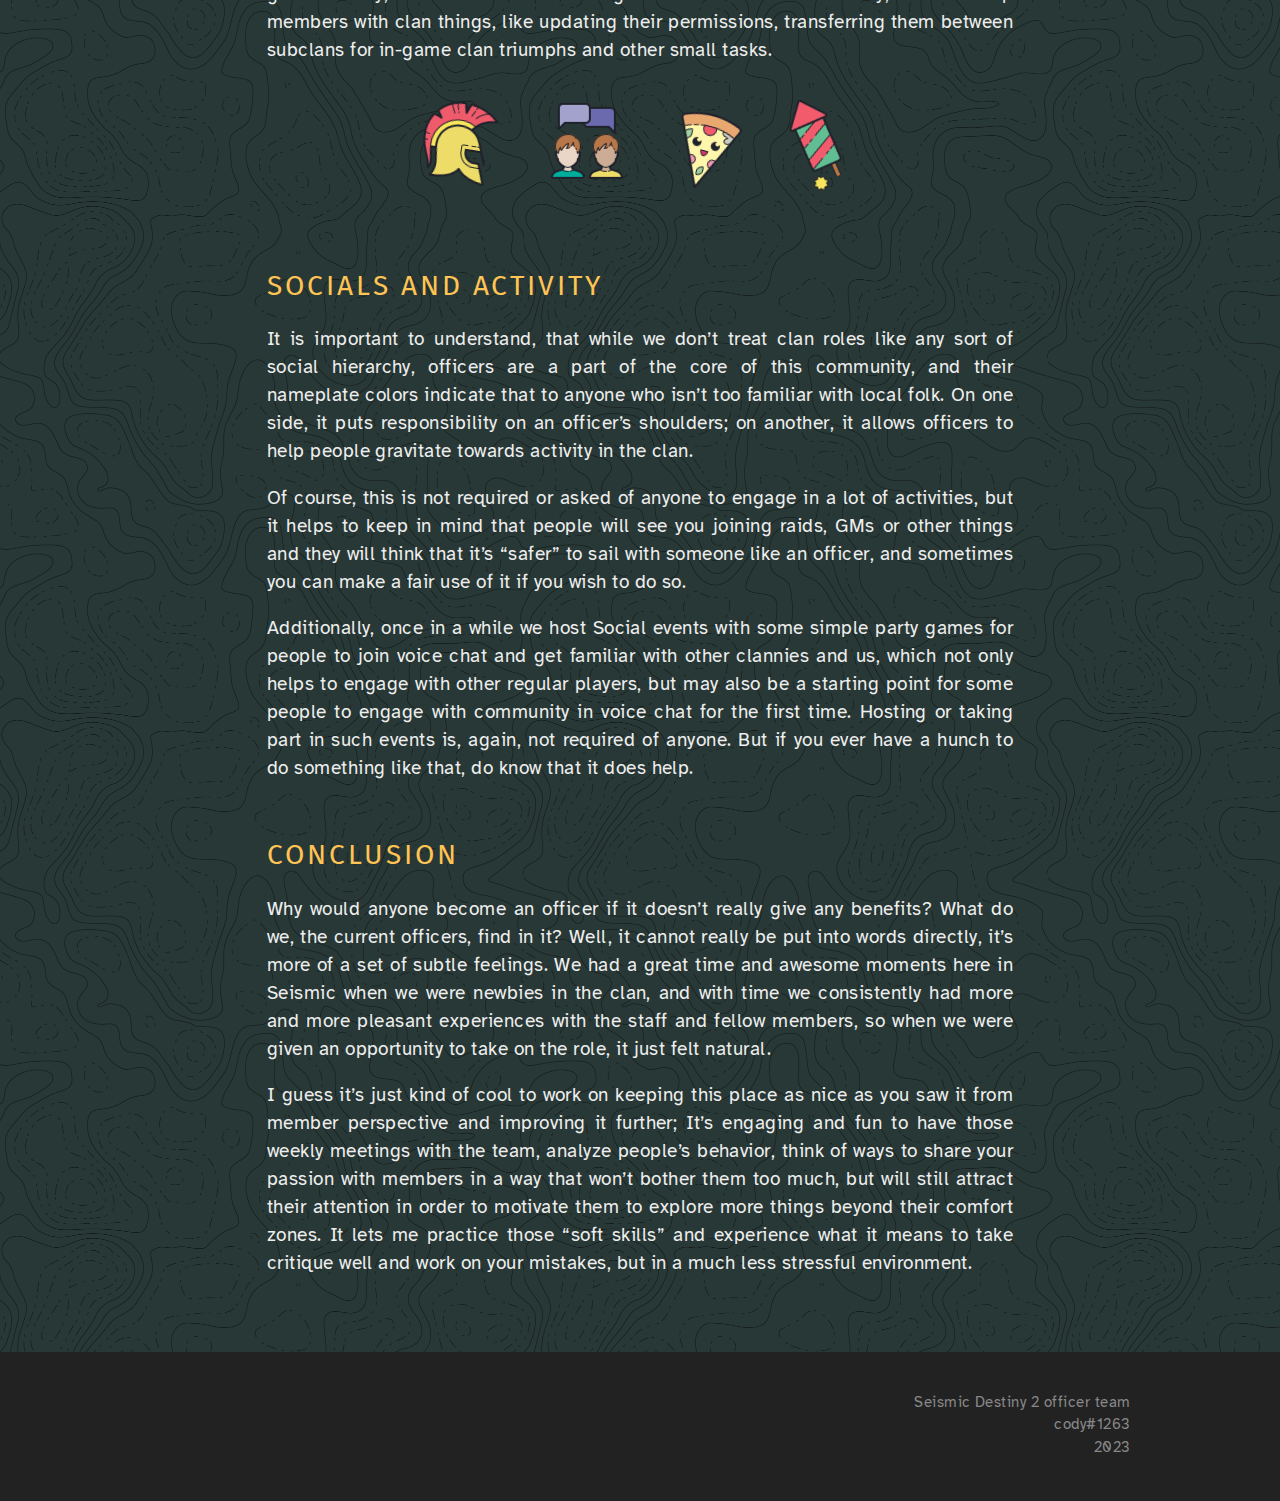
<file: officers.html>
<!DOCTYPE html>
<html lang="en">
  



  <head>
    <meta charset="UTF-8">
    <link rel="icon" href="./assets/img/officers-logo.png">
    <meta name="viewport" content="width=device-width, initial-scale=1.0">
    <title>Seismic D2 Officer squad</title>
    
    <!-- fonts -->
    <link rel="preconnect" href="https://fonts.googleapis.com">
    <link rel="preconnect" href="https://fonts.gstatic.com" crossorigin>
    <link href="https://fonts.googleapis.com/css2?family=Atkinson+Hyperlegible:ital,wght@0,400;0,700;1,400;1,700&family=Fira+Sans:wght@400;700&display=swap" rel="stylesheet">
  
  </head>
  
  
  
  
  
  <body>
    
    
    <div style="position: relative;">
      
      <main>
      
        
        <div style="height: 4rem;"></div>
        <img src="./assets/img/officers-header.png" class="article-figure" style="height: 16rem;"/>
      
        <div style="height: 2rem;"></div>
        <p>Hey, so you were bothered enough to go to this page. Awesome! Let me tell you about us. Simply put, our officer team here in Seismic Destiny 2 division is a small group of active people who take the task of keeping this clan alive upon themselves. </p>
        
        <div style="height: 1rem;"></div>
        <div class="attention-block">
          <div>Let me get this one concern off the table right away: no, your in-game mad skillz don’t matter. At all. Just like a community manager of a gamedev studio isn’t required to write a single line of program code, our officers aren’t required to be good players.</div>
        </div>
        
        <div style="height: 1rem;"></div>
        <p>As to what is actually required of officers, we have one main mandatory area of operations and two smaller optional activity directions. Let’s talk about them in more detail.</p>
        
        
        <div class="article-bigbar-frame"><img src="./assets/img/officers-management-illust.png" class="article-bigbar-img"/></div>
        <h2>MANAGEMENT AND RECRUITMENT</h2>
        
        <p>That’s the main thing. I see this clan as a semi-casual one, not a hardcore gamers lair, but it’s still an active clan with some basic requirements. The non-hardcore approach attracts different kinds of people, with some of them barely really interested in clan activities. So our task is to get more people into this place, then give active people a good environment to engage in activities and interactions with each other, while removing inactive people and, rarely, unfriendly individuals.</p>
        <p>The most routine, effort-consuming but mandatory part of this is recruitment. Every week we make recruitment posts on different D2 related resources to let more people know of our existence. The list includes bungie.net forums, LFG subreddits, discord servers. In order to not start hating our lives, we try to rotate this duty between ourselves, so the more people we have in the team, the less often we have to go out of the way to do this.</p>
        <p>The management part is more interesting. Every day we keep an eye on our incoming clan applications on the website and accept/reject them, and once in a while we get together to do roster clean-ups and remove some inactive members. We have some tech to consolidate information from our discord server activity tracker as well as in-game activity, so it’s much less of a slog than it could be. Additionally, we often help members with clan things, like updating their permissions, transferring them between subclans for in-game clan triumphs and other small tasks.</p>
        
        <div class="article-bigbar-frame"><img src="./assets/img/officers-social-illust.png" class="article-bigbar-img"/></div>
        <h2>SOCIALS AND ACTIVITY</h2>
        
        <p>It is important to understand, that while we don’t treat clan roles like any sort of social hierarchy, officers are a part of the core of this community, and their nameplate colors indicate that to anyone who isn’t too familiar with local folk. On one side, it puts responsibility on an officer’s shoulders; on another, it allows officers to help people gravitate towards activity in the clan. </p>
        <p>Of course, this is not required or asked of anyone to engage in a lot of activities, but it helps to keep in mind that people will see you joining raids, GMs or other things and they will think that it’s “safer” to sail with someone like an officer, and sometimes you can make a fair use of it if you wish to do so.</p>
        <p>Additionally, once in a while we host Social events with some simple party games for people to join voice chat and get familiar with other clannies and us, which not only helps to engage with other regular players, but may also be a starting point for some people to engage with community in voice chat for the first time. Hosting or taking part in such events is, again, not required of anyone. But if you ever have a hunch to do something like that, do know that it does help.</p>
        
        <h2>CONCLUSION</h2>
        
        <p>Why would anyone become an officer if it doesn’t really give any benefits? What do we, the current officers, find in it? Well, it cannot really be put into words directly, it’s more of a set of subtle feelings. We had a great time and awesome moments here in Seismic when we were newbies in the clan, and with time we consistently had more and more pleasant experiences with the staff and fellow members, so when we were given an opportunity to take on the role, it just felt natural. </p>
        <p>I guess it’s just kind of cool to work on keeping this place as nice as you saw it from member perspective and improving it further; It’s engaging and fun to have those weekly meetings with the team, analyze people’s behavior, think of ways to share your passion with members in a way that won’t bother them too much, but will still attract their attention in order to motivate them to explore more things beyond their comfort zones. It lets me practice those “soft skills” and experience what it means to take critique well and work on your mistakes, but in a much less stressful environment.</p>
        
      </main>
      
      <footer>
        <div style="height: 2rem;"></div>
        <p>Seismic Destiny 2 officer team</p>
        <p>cody#1263</p>
        <p>2023</p>
      </footer>
    </div>
    
    
    
    
    
  </body>
  
  
  
  
  
  <style>
    
    html {
      background-color: #2F343F;
      background-image: url("./assets/img/topo-pattern-5g.png");
      background-size: 524px 516px;
      font-family: 'Atkinson Hyperlegible', sans-serif;
      font-size: 14pt;
      letter-spacing: .026rem;
      color: #eee;
      font-smooth: subpixel-antialiased;
    }
    
    body {
      padding: 0;
      margin: 0;
      position: relative;
    }
    
    /* .root-bg {
      width: 100%;
      height: 100%;
      position: fixed;
      top: 0;
      left: 0;
      
      opacity: 0.5;
    } */
    
    main {
      position: relative;
      max-width: 40rem;
      margin-left: auto;
      margin-right: auto;
    }
    
    h2 {
      font-family: 'Fira Sans', sans-serif;
      font-weight: 400;
      color: #FFC453;
      text-transform: uppercase;
      letter-spacing: .16rem;
      margin-top: 3rem;
    }
    
    h3 {
      font-family: 'Fira Sans', sans-serif;
      font-weight: 400;
      color: #93BEFF;
      margin-top: 2rem;
    }
    
    p {
      line-height: 1.5rem;
      text-align: justify;
    }
    
    footer {
      position: relative;
      height: 8rem;
      background-color: #222;
      color: #888;
      display: flex;
      flex-direction: column;
      align-content: flex-end;
      margin-top: 4rem;
    }
    
    footer p {
      margin-right: 8rem;
      margin-left: auto;
      font-size: 0.8rem;
      margin-top: 0.2rem;
      margin-bottom: 0;
      line-height: 1rem;
    }
    
    .article-figure {
      object-fit: contain;
      height: 16rem;
      width: 100%;
      margin-bottom: 1rem; 
    }
    
    .article-bigbar-frame {
      width: 100%;
      position: relative;
      display: flex;
      flex-direction: row;
      justify-content: center;
    }
    
    .article-bigbar-img {
      width: auto;
    }
    
    .attention-block {
      position: relative;
      margin-left: 2rem;
      margin-right: 2rem;
      padding: 1rem;
      background-color: #815A3E;
      border: 2px solid #000B;
      border-radius: 0.5rem;
      box-shadow: 0px 0.5rem 1rem #0004;
      line-height: 1.3rem;
      display: flex;
      flex-direction: column;
      align-items: flex-start;
      overflow: hidden;
    }
    
    
    
    
    @media (max-aspect-ratio: 1/1) {
      html {
        font-size: 3vw;
      }
      
      main {
        margin-left: 1rem;
        margin-right: 1rem;
      }
      
      .article-bigbar-img {
        width: 100%;
      }
    }
    
    
  </style>
</html>
</file>
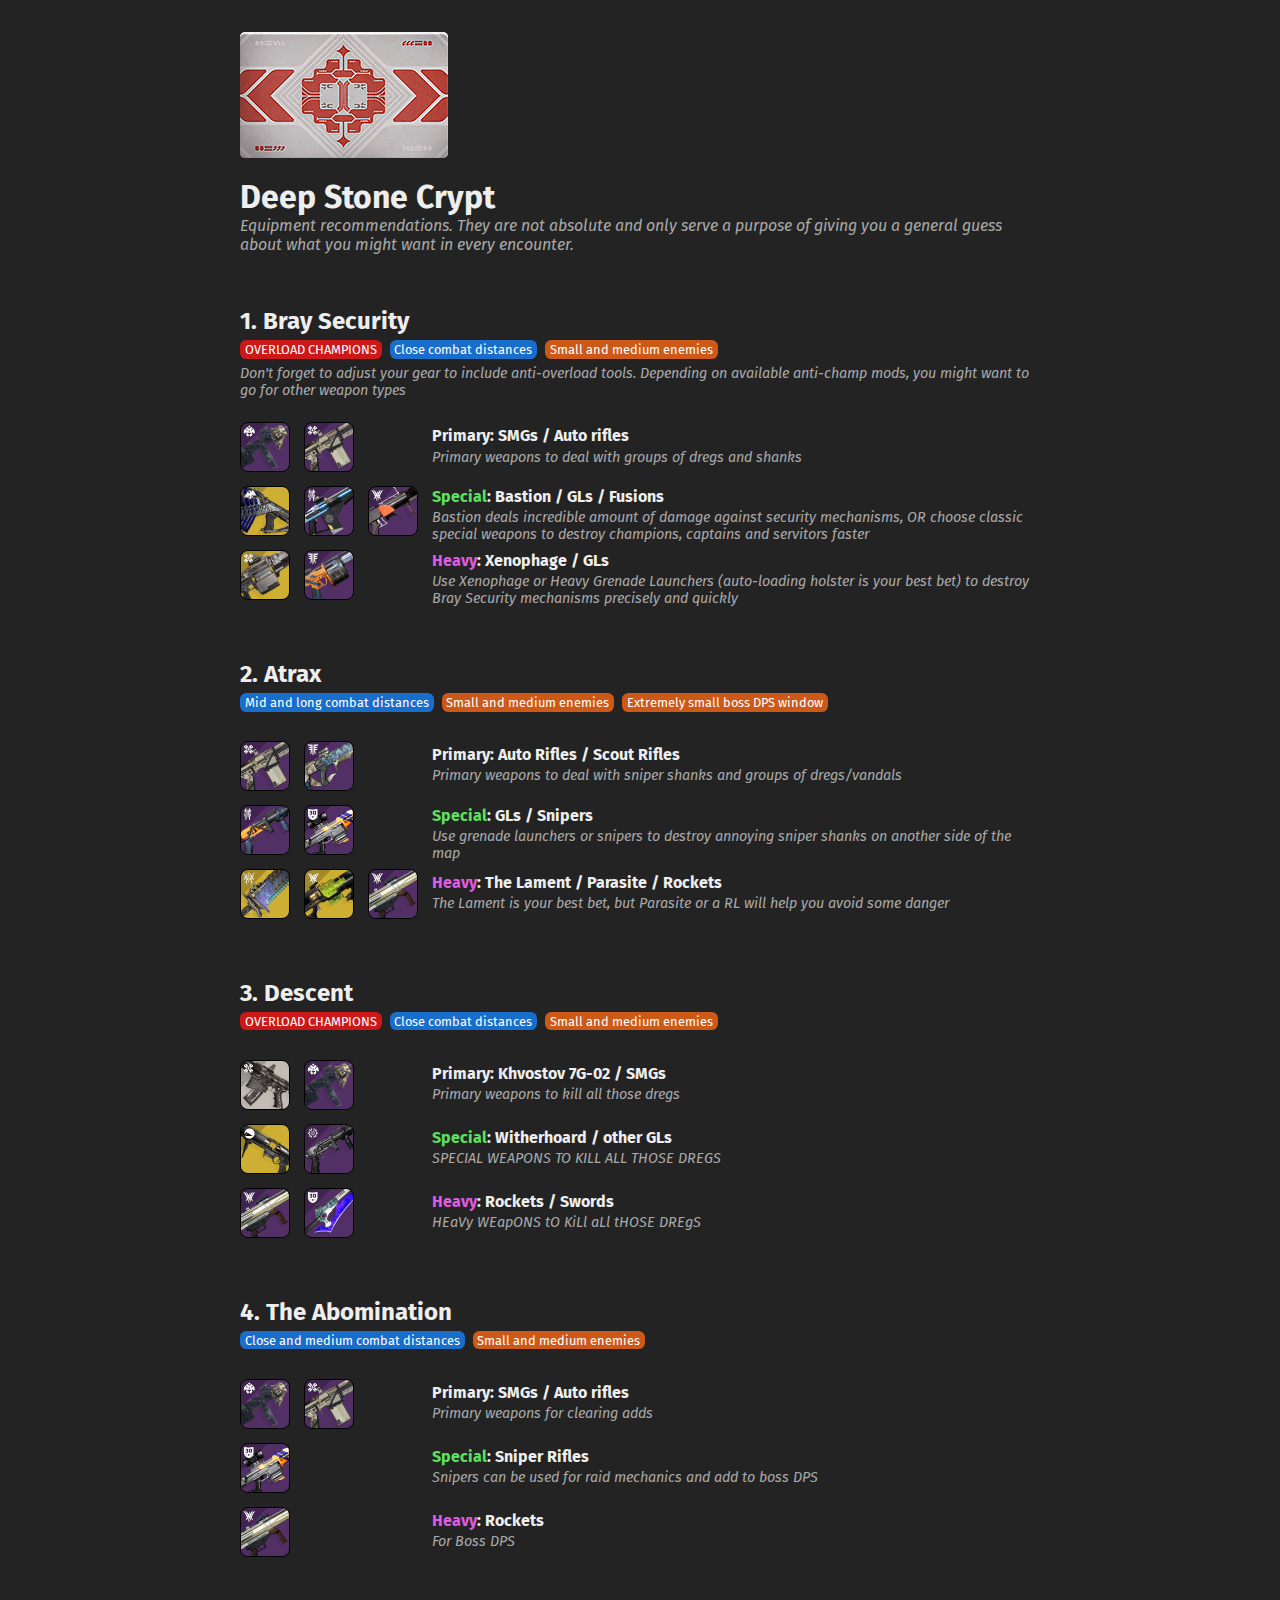
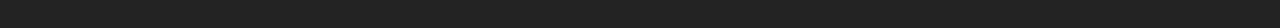
<file: raidguides/dsc.html>
<!DOCTYPE html>

<html lang="en">
<head>
  <title>raidguides/dsc</title>
  <meta charset="UTF-8" />
  <meta name="viewport" content="width=device-width,initial-scale=1" />
  <meta name="description" content="" />
  <link rel="stylesheet" type="text/css" href="./rg-styles.css" />
  <link rel="icon" href="twister.png">
  <link rel="preconnect" href="https://fonts.googleapis.com">
  <link rel="preconnect" href="https://fonts.gstatic.com" crossorigin>
  <link href="https://fonts.googleapis.com/css2?family=Fira+Sans:ital,wght@0,400;0,700;1,400&display=swap" rel="stylesheet"> 
</head>

<body>

  
  <div class="mainpage">
    
    <div style="height: 2rem;"></div>
    <img src="./icons/badge-dsc.png"/>
    <div style="height: 1rem;"></div>
    <h1 class="page-header">Deep Stone Crypt</h1>
    <p class="page-description">Equipment recommendations. They are not absolute and only serve a purpose of giving you a general guess about what you might want in every encounter.</p>
    

    
    
    
    <!-- -------------------------------- ENCOUNTER 01 -------------------------------- -->
    
    
    
    <!--  Header  -->
    <div class="part-header" id="chapter-security">
      <h2 class="part-header-caption">1. Bray Security</h2>
      <div class="part-header-pills">
        <div class="part-header-pill bg-red">OVERLOAD CHAMPIONS</div>
        <div class="part-header-pill bg-blue">Close combat distances</div>
        <div class="part-header-pill bg-orange">Small and medium enemies</div>
      </div>
    <div class="part-header-description">Don't forget to adjust your gear to include anti-overload tools. Depending on available anti-champ mods, you might want to go for other weapon types</div>
    </div>
    <!--  Primary gear  -->
    <div class="gearitem-grid">
      <img src="./icons/wep-minitool.jpg" class="gearitem-icon1" alt="CALUS Mini-Tool" >
      <img src="./icons/wep-arclogic.jpg" class="gearitem-icon2" alt="Arc Logic" >
      <div class="gearitem-captionflex">
        <div class="gearitem-caption">Primary: SMGs / Auto rifles</div>
      </div>
      <div class="gearitem-description">Primary weapons to deal with groups of dregs and shanks</div>
    </div>
    <!--  Special gear  -->
    <div class="gearitem-grid">
      <img src="./icons/wep-bastion.jpg" class="gearitem-icon1" alt="Bastion" >
      <img src="./icons/wep-nullcomposure.jpg" class="gearitem-icon2" alt="Null Composure" >
      <img src="./icons/wep-forbearance.jpg" class="gearitem-icon3" alt="Forbearance" >
      <div class="gearitem-captionflex">
        <div class="gearitem-caption"><span class="text-green">Special</span>: Bastion / GLs / Fusions</div>
      </div>
      <div class="gearitem-description">Bastion deals incredible amount of damage against security mechanisms, OR choose classic special weapons to destroy champions, captains and servitors faster </div>
    </div>
    <!--  Heavy gear  -->
    <div class="gearitem-grid">
      <img src="./icons/wep-xenophage.jpg" class="gearitem-icon1" alt="Xenophage" >
      <img src="./icons/wep-outrageousfortune.jpg" class="gearitem-icon2" alt="OUTRAGEOUS FORTUNE" >
      
      <div class="gearitem-captionflex">
        <div class="gearitem-caption"><span class="text-violet">Heavy</span>: Xenophage / GLs</div>
      </div>
      <div class="gearitem-description">Use Xenophage or Heavy Grenade Launchers (auto-loading holster is your best bet) to destroy Bray Security mechanisms precisely and quickly </div>
    </div>
    
    
    
    
    <!-- -------------------------------- ENCOUNTER 02 -------------------------------- -->
    
    
    
    <!--  Header  -->
    <div class="part-header" id="chapter-atrax">
      <h2 class="part-header-caption">2. Atrax</h2>
      <div class="part-header-pills">
        <div class="part-header-pill bg-blue">Mid and long combat distances</div>
        <div class="part-header-pill bg-orange">Small and medium enemies</div>
        <div class="part-header-pill bg-orange">Extremely small boss DPS window</div>
      </div>
    <div class="part-header-description"> </div>
    </div>
    <!--  Primary gear  -->
    <div class="gearitem-grid">
      <img src="./icons/wep-arclogic.jpg" class="gearitem-icon1" alt="Arc Logic" >
      <img src="./icons/wep-vouchsafe.jpg" class="gearitem-icon2" alt="Vouchsafe" >
      <div class="gearitem-captionflex">
        <div class="gearitem-caption">Primary: Auto Rifles / Scout Rifles</div>
      </div>
      <div class="gearitem-description">Primary weapons to deal with sniper shanks and groups of dregs/vandals</div>
    </div>
    <!--  Special gear  -->
    <div class="gearitem-grid">
      <img src="./icons/wep-emptyvessel.jpg" class="gearitem-icon1" alt="Empty Vessel" >
      <img src="./icons/wep-1kyardstare.jpg" class="gearitem-icon2" alt="1000 Yard Stare" >
      <div class="gearitem-captionflex">
        <div class="gearitem-caption"><span class="text-green">Special</span>: GLs / Snipers</div>
      </div>
      <div class="gearitem-description">Use grenade launchers or snipers to destroy annoying sniper shanks on another side of the map</div>
    </div>
    <!--  Heavy gear  -->
    <div class="gearitem-grid">
      <img src="./icons/wep-lament.jpg" class="gearitem-icon1" alt="The Lament" >
      <img src="./icons/wep-parasite.jpg" class="gearitem-icon2" alt="Parasite" >
      <img src="./icons/wep-palmyra.jpg" class="gearitem-icon3" alt="Palmyra-B" >
      
      <div class="gearitem-captionflex">
        <div class="gearitem-caption"><span class="text-violet">Heavy</span>: The Lament / Parasite / Rockets</div>
      </div>
      <div class="gearitem-description"> The Lament is your best bet, but Parasite or a RL will help you avoid some danger </div>
    </div>
    
    
    
    
    
    <!-- -------------------------------- ENCOUNTER 03 -------------------------------- -->
    
    
    
    <!--  Header  -->
    <div class="part-header" id="chapter-descent">
      <h2 class="part-header-caption">3. Descent</h2>
      <div class="part-header-pills">
        <div class="part-header-pill bg-red">OVERLOAD CHAMPIONS</div>
        <div class="part-header-pill bg-blue">Close combat distances</div>
        <div class="part-header-pill bg-orange">Small and medium enemies</div>
      </div>
    <div class="part-header-description"> </div>
    </div>
    <!--  Primary gear  -->
    <div class="gearitem-grid">
      <img src="./icons/wep-khvostov.jpg" class="gearitem-icon1" alt="Khvostov 7G-02">
      <img src="./icons/wep-minitool.jpg" class="gearitem-icon2" alt="CALUS Mini-Tool" >
      <div class="gearitem-captionflex">
        <div class="gearitem-caption">Primary: Khvostov 7G-02 / SMGs</div>
      </div>
      <div class="gearitem-description">Primary weapons to kill all those dregs</div>
    </div>
    <!--  Special gear  -->
    <div class="gearitem-grid">
      <img src="./icons/wep-witherhoard.jpg" class="gearitem-icon1" alt="Witherhoard" >
      <img src="./icons/wep-harshlanguage.jpg" class="gearitem-icon2" alt="Harsh Language" >
      <div class="gearitem-captionflex">
        <div class="gearitem-caption"><span class="text-green">Special</span>: Witherhoard / other GLs</div>
      </div>
      <div class="gearitem-description">SPECIAL WEAPONS TO KILL ALL THOSE DREGS</div>
    </div>
    <!--  Heavy gear  -->
    <div class="gearitem-grid">
      <img src="./icons/wep-palmyra.jpg" class="gearitem-icon1" alt="Palmyra-B" >
      <img src="./icons/wep-theotherhalf.jpg" class="gearitem-icon2" alt="The Other Half" >
      <div class="gearitem-captionflex">
        <div class="gearitem-caption"><span class="text-violet">Heavy</span>: Rockets / Swords</div>
      </div>
      <div class="gearitem-description">HEaVy WEapONS tO KiLl aLl tHOSE DREgS</div>
    </div>

    
    
    
    
    <!-- -------------------------------- ENCOUNTER 04 -------------------------------- -->
    
    
    
    <!--  Header  -->
    <div class="part-header" id="chapter-abomination">
      <h2 class="part-header-caption">4. The Abomination</h2>
      <div class="part-header-pills">
        <div class="part-header-pill bg-blue">Close and medium combat distances</div>
        <div class="part-header-pill bg-orange">Small and medium enemies</div>
      </div>
    <div class="part-header-description"> </div>
    </div>
    <!--  Primary gear  -->
    <div class="gearitem-grid">
      <img src="./icons/wep-minitool.jpg" class="gearitem-icon1" alt="CALUS Mini-Tool" >
      <img src="./icons/wep-arclogic.jpg" class="gearitem-icon2" alt="Arc Logic" >
      <div class="gearitem-captionflex">
        <div class="gearitem-caption">Primary: SMGs / Auto rifles</div>
      </div>
      <div class="gearitem-description">Primary weapons for clearing adds</div>
    </div>
    <!--  Special gear  -->
    <div class="gearitem-grid">
      <img src="./icons/wep-1kyardstare.jpg" class="gearitem-icon1" alt="1000 Yard Stare" >
      <div class="gearitem-captionflex">
        <div class="gearitem-caption"><span class="text-green">Special</span>: Sniper Rifles</div>
      </div>
      <div class="gearitem-description">Snipers can be used for raid mechanics and add to boss DPS</div>
    </div>
    <!--  Heavy gear  -->
    <div class="gearitem-grid">
      <img src="./icons/wep-palmyra.jpg" class="gearitem-icon1" alt="Palmyra" >
      <div class="gearitem-captionflex">
        <div class="gearitem-caption"><span class="text-violet">Heavy</span>: Rockets</div>
      </div>
      <div class="gearitem-description">For Boss DPS</div>
    </div>
    
    
    
    
    <div style="height: 4rem;"></div>
    
  </div>
</body>

</html>
</file>
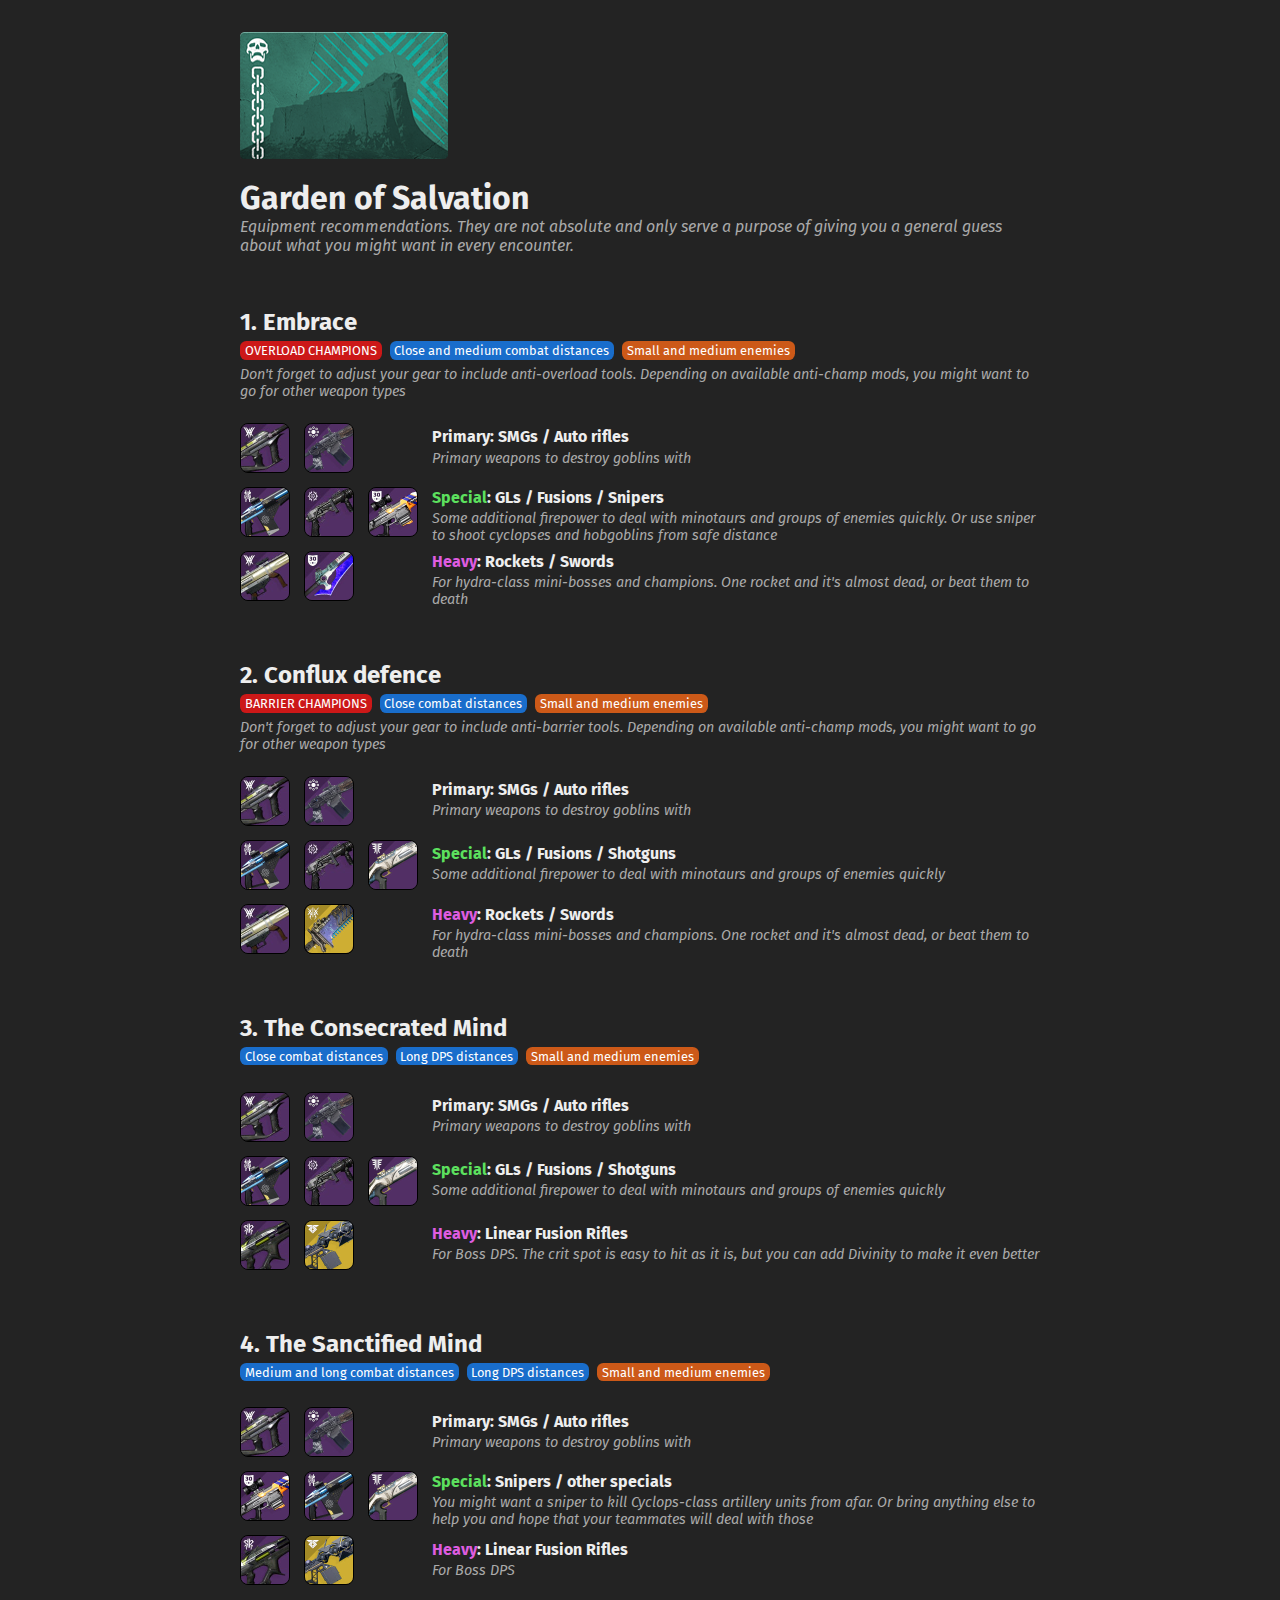
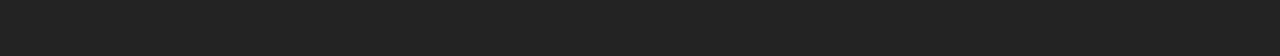
<file: raidguides/gos.html>
<!DOCTYPE html>

<html lang="en">
<head>
  <title>raidguides/gos</title>
  <meta charset="UTF-8" />
  <meta name="viewport" content="width=device-width,initial-scale=1" />
  <meta name="description" content="" />
  <link rel="stylesheet" type="text/css" href="./rg-styles.css" />
  <link rel="icon" href="twister.png">
  <link rel="preconnect" href="https://fonts.googleapis.com">
  <link rel="preconnect" href="https://fonts.gstatic.com" crossorigin>
  <link href="https://fonts.googleapis.com/css2?family=Fira+Sans:ital,wght@0,400;0,700;1,400&display=swap" rel="stylesheet"> 
</head>

<body>

  
  <div class="mainpage">
    
    <div style="height: 2rem;"></div>
    <img src="./icons/badge-gos.png"/>
    <div style="height: 1rem;"></div>
    <h1 class="page-header">Garden of Salvation</h1>
    <p class="page-description">Equipment recommendations. They are not absolute and only serve a purpose of giving you a general guess about what you might want in every encounter.</p>
    

    
    
    
    <!-- -------------------------------- ENCOUNTER 01 -------------------------------- -->
    
    
    
    <!--  Header  -->
    <div class="part-header" id="chapter-embrace">
      <h2 class="part-header-caption">1. Embrace</h2>
      <div class="part-header-pills">
        <div class="part-header-pill bg-red">OVERLOAD CHAMPIONS</div>
        <div class="part-header-pill bg-blue">Close and medium combat distances</div>
        <div class="part-header-pill bg-orange">Small and medium enemies</div>
      </div>
    <div class="part-header-description">Don't forget to adjust your gear to include anti-overload tools. Depending on available anti-champ mods, you might want to go for other weapon types</div>
    </div>
    <!--  Primary gear  -->
    <div class="gearitem-grid">
      <img src="./icons/wep-funnelweb.jpg" class="gearitem-icon1" alt="Funnelweb" >
      <img src="./icons/wep-gnawinghunger.jpg" class="gearitem-icon2" alt="Sweet Sorrow" >
      <div class="gearitem-captionflex">
        <div class="gearitem-caption">Primary: SMGs / Auto rifles</div>
      </div>
      <div class="gearitem-description">Primary weapons to destroy goblins with</div>
    </div>
    <!--  Special gear  -->
    <div class="gearitem-grid">
      <img src="./icons/wep-nullcomposure.jpg" class="gearitem-icon1" alt="Null Composure" >
      <img src="./icons/wep-harshlanguage.jpg" class="gearitem-icon2" alt="Harsh Language" >
      <img src="./icons/wep-1kyardstare.jpg" class="gearitem-icon3" alt="1000 Yard Stare" >
      <div class="gearitem-captionflex">
        <div class="gearitem-caption"><span class="text-green">Special</span>: GLs / Fusions / Snipers</div>
      </div>
      <div class="gearitem-description">Some additional firepower to deal with minotaurs and groups of enemies quickly. Or use sniper to shoot cyclopses and hobgoblins from safe distance </div>
    </div>
    <!--  Heavy gear  -->
    <div class="gearitem-grid">
      <img src="./icons/wep-palmyra.jpg" class="gearitem-icon1" alt="Palmyra-B" >
      <img src="./icons/wep-theotherhalf.jpg" class="gearitem-icon2" alt="The Other Half" >
      <div class="gearitem-captionflex">
        <div class="gearitem-caption"><span class="text-violet">Heavy</span>: Rockets / Swords</div>
      </div>
      <div class="gearitem-description">For hydra-class mini-bosses and champions. One rocket and it's almost dead, or beat them to death</div>
    </div>
    
    
    
    
    <!-- -------------------------------- ENCOUNTER 02 -------------------------------- -->
    
    
    
    <!--  Header  -->
    <div class="part-header" id="chapter-conflux-defence">
      <h2 class="part-header-caption">2. Conflux defence</h2>
      <div class="part-header-pills">
        <div class="part-header-pill bg-red">BARRIER CHAMPIONS</div>
        <div class="part-header-pill bg-blue">Close combat distances</div>
        <div class="part-header-pill bg-orange">Small and medium enemies</div>
      </div>
    <div class="part-header-description">Don't forget to adjust your gear to include anti-barrier tools. Depending on available anti-champ mods, you might want to go for other weapon types</div>
    </div>
    <!--  Primary gear  -->
    <div class="gearitem-grid">
      <img src="./icons/wep-funnelweb.jpg" class="gearitem-icon1" alt="Funnelweb" >
      <img src="./icons/wep-gnawinghunger.jpg" class="gearitem-icon2" alt="Sweet Sorrow" >
      <div class="gearitem-captionflex">
        <div class="gearitem-caption">Primary: SMGs / Auto rifles</div>
      </div>
      <div class="gearitem-description">Primary weapons to destroy goblins with</div>
    </div>
    <!--  Special gear  -->
    <div class="gearitem-grid">
      <img src="./icons/wep-nullcomposure.jpg" class="gearitem-icon1" alt="Null Composure" >
      <img src="./icons/wep-harshlanguage.jpg" class="gearitem-icon2" alt="Harsh Language" >
      <img src="./icons/wep-retoldtale.jpg" class="gearitem-icon3" alt="Retold Tale" >
      <div class="gearitem-captionflex">
        <div class="gearitem-caption"><span class="text-green">Special</span>: GLs / Fusions / Shotguns</div>
      </div>
      <div class="gearitem-description">Some additional firepower to deal with minotaurs and groups of enemies quickly </div>
    </div>
    <!--  Heavy gear  -->
    <div class="gearitem-grid">
      <img src="./icons/wep-palmyra.jpg" class="gearitem-icon1" alt="Palmyra-B" >
      <img src="./icons/wep-theotherhalf.jpg" class="gearitem-icon2" alt="The Other Half" >
      <img src="./icons/wep-lament.jpg" class="gearitem-icon2" alt="The Lament" >
      <div class="gearitem-captionflex">
        <div class="gearitem-caption"><span class="text-violet">Heavy</span>: Rockets / Swords</div>
      </div>
      <div class="gearitem-description">For hydra-class mini-bosses and champions. One rocket and it's almost dead, or beat them to death</div>
    </div>
    
    
    
    
    <!-- -------------------------------- ENCOUNTER 03 -------------------------------- -->
    
    
    
    <!--  Header  -->
    <div class="part-header" id="chapter-consecrated-mind">
      <h2 class="part-header-caption">3. The Consecrated Mind</h2>
      <div class="part-header-pills">
        <div class="part-header-pill bg-blue">Close combat distances</div>
        <div class="part-header-pill bg-blue">Long DPS distances</div>
        <div class="part-header-pill bg-orange">Small and medium enemies</div>
      </div>
    </div>
    <!--  Primary gear  -->
    <div class="gearitem-grid">
      <img src="./icons/wep-funnelweb.jpg" class="gearitem-icon1" alt="Funnelweb" >
      <img src="./icons/wep-gnawinghunger.jpg" class="gearitem-icon2" alt="Sweet Sorrow" >
      <div class="gearitem-captionflex">
        <div class="gearitem-caption">Primary: SMGs / Auto rifles</div>
      </div>
      <div class="gearitem-description">Primary weapons to destroy goblins with</div>
    </div>
    <!--  Special gear  -->
    <div class="gearitem-grid">
      <img src="./icons/wep-nullcomposure.jpg" class="gearitem-icon1" alt="Null Composure" >
      <img src="./icons/wep-harshlanguage.jpg" class="gearitem-icon2" alt="Harsh Language" >
      <img src="./icons/wep-retoldtale.jpg" class="gearitem-icon3" alt="Retold Tale" >
      <div class="gearitem-captionflex">
        <div class="gearitem-caption"><span class="text-green">Special</span>: GLs / Fusions / Shotguns</div>
      </div>
      <div class="gearitem-description">Some additional firepower to deal with minotaurs and groups of enemies quickly </div>
    </div>
    <!--  Heavy gear  -->
    <div class="gearitem-grid">
      <img src="./icons/wep-taipan.jpg" class="gearitem-icon1" alt="Taipan" >
      <img src="./icons/wep-sleepersimulant.jpg" class="gearitem-icon2" alt="Sleeper Simulant" >
      <div class="gearitem-captionflex">
        <div class="gearitem-caption"><span class="text-violet">Heavy</span>: Linear Fusion Rifles</div>
      </div>
      <div class="gearitem-description">For Boss DPS. The crit spot is easy to hit as it is, but you can add Divinity to make it even better</div>
    </div>
    
    
    
    
    <!-- -------------------------------- ENCOUNTER 04 -------------------------------- -->
    
    
    
    <!--  Header  -->
    <div class="part-header" id="chapter-sanctified-mind">
      <h2 class="part-header-caption">4. The Sanctified Mind</h2>
      <div class="part-header-pills">
        <div class="part-header-pill bg-blue">Medium and long combat distances</div>
        <div class="part-header-pill bg-blue">Long DPS distances</div>
        <div class="part-header-pill bg-orange">Small and medium enemies</div>
      </div>
    </div>
    <!--  Primary gear  -->
    <div class="gearitem-grid">
      <img src="./icons/wep-funnelweb.jpg" class="gearitem-icon1" alt="Funnelweb" >
      <img src="./icons/wep-gnawinghunger.jpg" class="gearitem-icon2" alt="Sweet Sorrow" >
      <div class="gearitem-captionflex">
        <div class="gearitem-caption">Primary: SMGs / Auto rifles</div>
      </div>
      <div class="gearitem-description">Primary weapons to destroy goblins with</div>
    </div>
    <!--  Special gear  -->
    <div class="gearitem-grid">
      <img src="./icons/wep-1kyardstare.jpg" class="gearitem-icon1" alt="1000 Yard Stare" >
      <img src="./icons/wep-nullcomposure.jpg" class="gearitem-icon2" alt="Null Composure" >
      <img src="./icons/wep-retoldtale.jpg" class="gearitem-icon3" alt="Retold Tale" >
      <div class="gearitem-captionflex">
        <div class="gearitem-caption"><span class="text-green">Special</span>: Snipers / other specials</div>
      </div>
      <div class="gearitem-description">You might want a sniper to kill Cyclops-class artillery units from afar. Or bring anything else to help you and hope that your teammates will deal with those</div>
    </div>
    <!--  Heavy gear  -->
    <div class="gearitem-grid">
      <img src="./icons/wep-taipan.jpg" class="gearitem-icon1" alt="Taipan" >
      <img src="./icons/wep-sleepersimulant.jpg" class="gearitem-icon2" alt="Sleeper Simulant" >
      <div class="gearitem-captionflex">
        <div class="gearitem-caption"><span class="text-violet">Heavy</span>: Linear Fusion Rifles</div>
      </div>
      <div class="gearitem-description">For Boss DPS</div>
    </div>

    <div style="height: 4rem;"></div>
    
  </div>
</body>

</html>
</file>
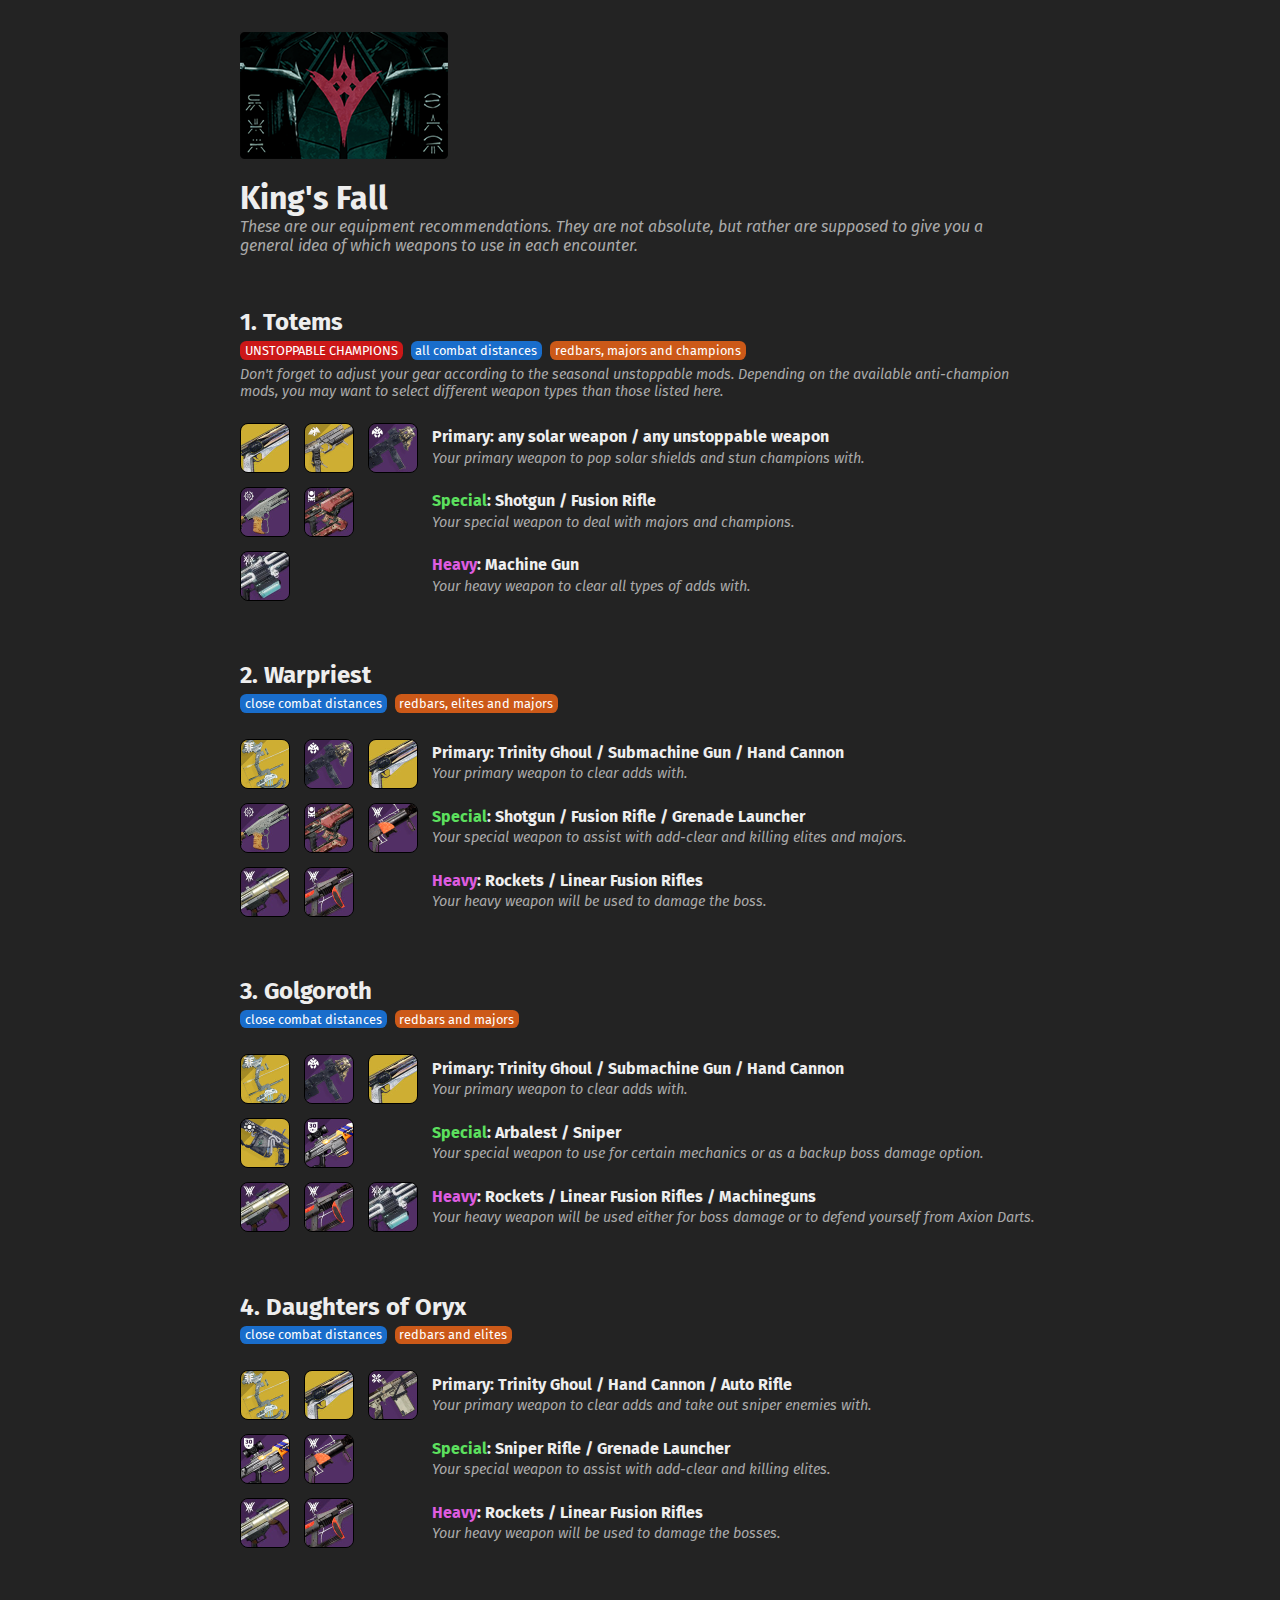
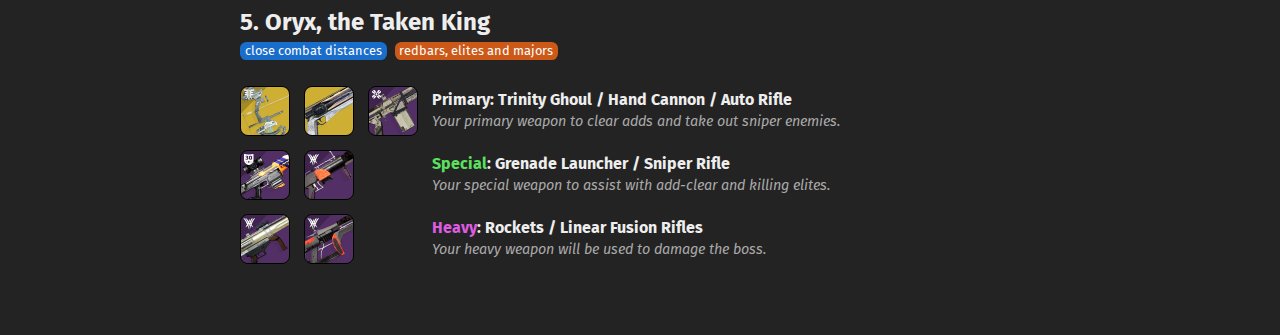
<file: raidguides/kf.html>
<!DOCTYPE html>

<html lang="en">
<head>
  <title>raidguides/kf</title>
  <meta charset="UTF-8" />
  <meta name="viewport" content="width=device-width,initial-scale=1" />
  <meta name="description" content="" />
  <link rel="stylesheet" type="text/css" href="./rg-styles.css" />
  <link rel="icon" href="twister.png">
  <link rel="preconnect" href="https://fonts.googleapis.com">
  <link rel="preconnect" href="https://fonts.gstatic.com" crossorigin>
  <link href="https://fonts.googleapis.com/css2?family=Fira+Sans:ital,wght@0,400;0,700;1,400&display=swap" rel="stylesheet"> 
</head>

<body>

  
  <div class="mainpage">
    
    <div style="height: 2rem;"></div>
    <img src="./icons/badge-kf.png"/>
    <div style="height: 1rem;"></div>
    <h1 class="page-header">King's Fall</h1>
    <p class="page-description">These are our equipment recommendations. They are not absolute, but rather are supposed to give you a general idea of which weapons to use in each encounter.</p>
    

    
    
    
    <!-- -------------------------------- ENCOUNTER 01 -------------------------------- -->
    
    
    
    <!--  Header  -->
    <div class="part-header" id="chapter-totems">
      <h2 class="part-header-caption">1. Totems</h2>
      <div class="part-header-pills">
        <div class="part-header-pill bg-red">UNSTOPPABLE CHAMPIONS</div>
        <div class="part-header-pill bg-blue">all combat distances</div>
        <div class="part-header-pill bg-orange">redbars, majors and champions</div>
      </div>
    <div class="part-header-description">Don't forget to adjust your gear according to the seasonal unstoppable mods. Depending on the available anti-champion mods, you may want to select different weapon types than those listed here.</div>
    </div>
    <!--  Primary gear  -->
    <div class="gearitem-grid">
      <img src="./icons/wep-sunshot.jpg" class="gearitem-icon1" alt="Sunshot" >
	    <img src="./icons/wep-devilsruin.jpg" class="gearitem-icon2" alt="Devil's Ruin" >
      <img src="./icons/wep-minitool.jpg" class="gearitem-icon3" alt="CALUS Mini Tool" >
      <div class="gearitem-captionflex">
        <div class="gearitem-caption">Primary: any solar weapon / any unstoppable weapon</div>
      </div>
      <div class="gearitem-description">Your primary weapon to pop solar shields and stun champions with.</div>
    </div>
    <!--  Special gear  -->
    <div class="gearitem-grid">
      <img src="./icons/wep-mindbenders.jpg" class="gearitem-icon1" alt="Mindbender's Ambition" >
      <img src="./icons/wep-cartesian.jpg" class="gearitem-icon2" alt="Cartesian Coordinate" >
      <div class="gearitem-captionflex">
        <div class="gearitem-caption"><span class="text-green">Special</span>: Shotgun / Fusion Rifle</div>
      </div>
      <div class="gearitem-description">Your special weapon to deal with majors and champions.</div>
    </div>
    <!--  Heavy gear  -->
    <div class="gearitem-grid">
      <img src="./icons/wep-commemoration.jpg" class="gearitem-icon1" alt="Commemoration" >
      <div class="gearitem-captionflex">
        <div class="gearitem-caption"><span class="text-violet">Heavy</span>: Machine Gun</div>
      </div>
      <div class="gearitem-description">Your heavy weapon to clear all types of adds with.</div>
    </div>
    
    
    
    
    <!-- -------------------------------- ENCOUNTER 02 -------------------------------- -->
    
    
    
    <!--  Header  -->
    <div class="part-header" id="chapter-warpriest">
      <h2 class="part-header-caption">2. Warpriest</h2>
      <div class="part-header-pills">
        <div class="part-header-pill bg-blue">close combat distances</div>
        <div class="part-header-pill bg-orange">redbars, elites and majors</div>
      </div>
    </div>
    <!--  Primary gear  -->
    <div class="gearitem-grid">
      <img src="./icons/wep-trinityghoul.jpg" class="gearitem-icon1" alt="Trinity Ghoul" >
      <img src="./icons/wep-minitool.jpg" class="gearitem-icon2" alt="CALUS Mini-Tool" >
      <img src="./icons/wep-sunshot.jpg" class="gearitem-icon3" alt="Sunshot" >
      <div class="gearitem-captionflex">
        <div class="gearitem-caption">Primary: Trinity Ghoul / Submachine Gun / Hand Cannon</div>
      </div>
      <div class="gearitem-description">Your primary weapon to clear adds with.</div>
    </div>
    <!--  Special gear  -->
    <div class="gearitem-grid">
      <img src="./icons/wep-mindbenders.jpg" class="gearitem-icon1" alt="Mindbender's Ambition" >
      <img src="./icons/wep-cartesian.jpg" class="gearitem-icon2" alt="Cartesian Coordinate" >
      <img src="./icons/wep-forbearance.jpg" class="gearitem-icon3" alt="Forbearance" >
      <div class="gearitem-captionflex">
        <div class="gearitem-caption"><span class="text-green">Special</span>: Shotgun / Fusion Rifle / Grenade Launcher</div>
      </div>
      <div class="gearitem-description">Your special weapon to assist with add-clear and killing elites and majors.</div>
    </div>
    <!--  Heavy gear  -->
    <div class="gearitem-grid">
      <img src="./icons/wep-palmyra.jpg" class="gearitem-icon1" alt="Palmyra B" >
      <img src="./icons/wep-cataclysmic.jpg" class="gearitem-icon2" alt="Cataclysmic" >
      <div class="gearitem-captionflex">
        <div class="gearitem-caption"><span class="text-violet">Heavy</span>: Rockets / Linear Fusion Rifles</div>
      </div>
      <div class="gearitem-description">Your heavy weapon will be used to damage the boss.</div>
    </div>
    
    
    
    
    
    <!-- -------------------------------- ENCOUNTER 03 -------------------------------- -->
    
    
    
    <!--  Header  -->
    <div class="part-header" id="chapter-golgoroth">
      <h2 class="part-header-caption">3. Golgoroth</h2>
      <div class="part-header-pills">
        <div class="part-header-pill bg-blue">close combat distances</div>
        <div class="part-header-pill bg-orange">redbars and majors</div>
      </div>
    </div>
    <!--  Primary gear  -->
    <div class="gearitem-grid">
      <img src="./icons/wep-trinityghoul.jpg" class="gearitem-icon1" alt="Trinity Ghoul" >
      <img src="./icons/wep-minitool.jpg" class="gearitem-icon2" alt="CALUS Mini-Tool" >
      <img src="./icons/wep-sunshot.jpg" class="gearitem-icon3" alt="Sunshot" >
      <div class="gearitem-captionflex">
        <div class="gearitem-caption">Primary: Trinity Ghoul / Submachine Gun / Hand Cannon</div>
      </div>
      <div class="gearitem-description">Your primary weapon to clear adds with.</div>
    </div>
    <!--  Special gear  -->
    <div class="gearitem-grid">
      <img src="./icons/wep-arbalest.jpg" class="gearitem-icon1" alt="Arbalest" >
      <img src="./icons/wep-1kyardstare.jpg" class="gearitem-icon2" alt="1000 Yard Stare" >
      <div class="gearitem-captionflex">
        <div class="gearitem-caption"><span class="text-green">Special</span>: Arbalest / Sniper</div>
      </div>
      <div class="gearitem-description">Your special weapon to use for certain mechanics or as a backup boss damage option.</div>
    </div>
    <!--  Heavy gear  -->
    <div class="gearitem-grid">
      <img src="./icons/wep-palmyra.jpg" class="gearitem-icon1" alt="Palmyra B" >
      <img src="./icons/wep-cataclysmic.jpg" class="gearitem-icon2" alt="Cataclysmic" >
      <img src="./icons/wep-commemoration.jpg" class="gearitem-icon3" alt="Commemoration" >
      <div class="gearitem-captionflex">
        <div class="gearitem-caption"><span class="text-violet">Heavy</span>: Rockets / Linear Fusion Rifles / Machineguns</div>
      </div>
      <div class="gearitem-description">Your heavy weapon will be used either for boss damage or to defend yourself from Axion Darts.</div>
    </div>

    
    
    
    
    <!-- -------------------------------- ENCOUNTER 04 -------------------------------- -->
    
    
    
    <!--  Header  -->
    <div class="part-header" id="chapter-daughters">
      <h2 class="part-header-caption">4. Daughters of Oryx</h2>
      <div class="part-header-pills">
        <div class="part-header-pill bg-blue">close combat distances</div>
        <div class="part-header-pill bg-orange">redbars and elites</div>
      </div>
    </div>
    <!--  Primary gear  -->
    <div class="gearitem-grid">
      <img src="./icons/wep-trinityghoul.jpg" class="gearitem-icon1" alt="Trinity Ghoul" >
      <img src="./icons/wep-sunshot.jpg" class="gearitem-icon2" alt="Sunshot" >
      <img src="./icons/wep-arclogic.jpg" class="gearitem-icon3" alt="Arc Logic" >
      <div class="gearitem-captionflex">
        <div class="gearitem-caption">Primary: Trinity Ghoul / Hand Cannon / Auto Rifle</div>
      </div>
      <div class="gearitem-description">Your primary weapon to clear adds and take out sniper enemies with.</div>
    </div>
    <!--  Special gear  -->
    <div class="gearitem-grid">
      <img src="./icons/wep-1kyardstare.jpg" class="gearitem-icon1" alt="1000 Yard Stare" >
      <img src="./icons/wep-forbearance.jpg" class="gearitem-icon2" alt="Forbearance" >
      <div class="gearitem-captionflex">
        <div class="gearitem-caption"><span class="text-green">Special</span>: Sniper Rifle / Grenade Launcher</div>
      </div>
      <div class="gearitem-description">Your special weapon to assist with add-clear and killing elites.</div>
    </div>
    <!--  Heavy gear  -->
    <div class="gearitem-grid">
      <img src="./icons/wep-palmyra.jpg" class="gearitem-icon1" alt="Palmyra B" >
	    <img src="./icons/wep-cataclysmic.jpg" class="gearitem-icon2" alt="Cataclysmic" >
      <div class="gearitem-captionflex">
        <div class="gearitem-caption"><span class="text-violet">Heavy</span>: Rockets / Linear Fusion Rifles</div>
      </div>
      <div class="gearitem-description"> Your heavy weapon will be used to damage the bosses. </div>
    </div>
    
    
    
    
    
    <!-- -------------------------------- ENCOUNTER 05 -------------------------------- -->
    
    
    
    <!--  Header  -->
    <div class="part-header" id="chapter-oryx">
      <h2 class="part-header-caption">5. Oryx, the Taken King</h2>
      <div class="part-header-pills">
        <div class="part-header-pill bg-blue">close combat distances</div>
        <div class="part-header-pill bg-orange">redbars, elites and majors</div>
      </div>
    </div>
    <!--  Primary gear  -->
    <div class="gearitem-grid">
      <img src="./icons/wep-trinityghoul.jpg" class="gearitem-icon1" alt="Trinity Ghoul" >
      <img src="./icons/wep-sunshot.jpg" class="gearitem-icon2" alt="Sunshot" >
      <img src="./icons/wep-arclogic.jpg" class="gearitem-icon3" alt="Arc Logic" >
      <div class="gearitem-captionflex">
        <div class="gearitem-caption">Primary: Trinity Ghoul / Hand Cannon / Auto Rifle</div>
      </div>
      <div class="gearitem-description">Your primary weapon to clear adds and take out sniper enemies.</div>
    </div>
    <!--  Special gear  -->
    <div class="gearitem-grid">
      <img src="./icons/wep-1kyardstare.jpg" class="gearitem-icon1" alt="1000 Yard Stare" >
      <img src="./icons/wep-forbearance.jpg" class="gearitem-icon2" alt="Forbearance" >
      <div class="gearitem-captionflex">
        <div class="gearitem-caption"><span class="text-green">Special</span>: Grenade Launcher / Sniper Rifle </div>
      </div>
      <div class="gearitem-description">Your special weapon to assist with add-clear and killing elites.</div>
    </div>
    <!--  Heavy gear  -->
    <div class="gearitem-grid">
      <img src="./icons/wep-palmyra.jpg" class="gearitem-icon1" alt="Palmyra B" >
	    <img src="./icons/wep-cataclysmic.jpg" class="gearitem-icon2" alt="Cataclysmic" >
      <div class="gearitem-captionflex">
        <div class="gearitem-caption"><span class="text-violet">Heavy</span>: Rockets / Linear Fusion Rifles</div>
      </div>
      <div class="gearitem-description">Your heavy weapon will be used to damage the boss.</div>
    </div>
    
    
    
    
    <div style="height: 4rem;"></div>
    
  </div>
</body>

</html>
</file>
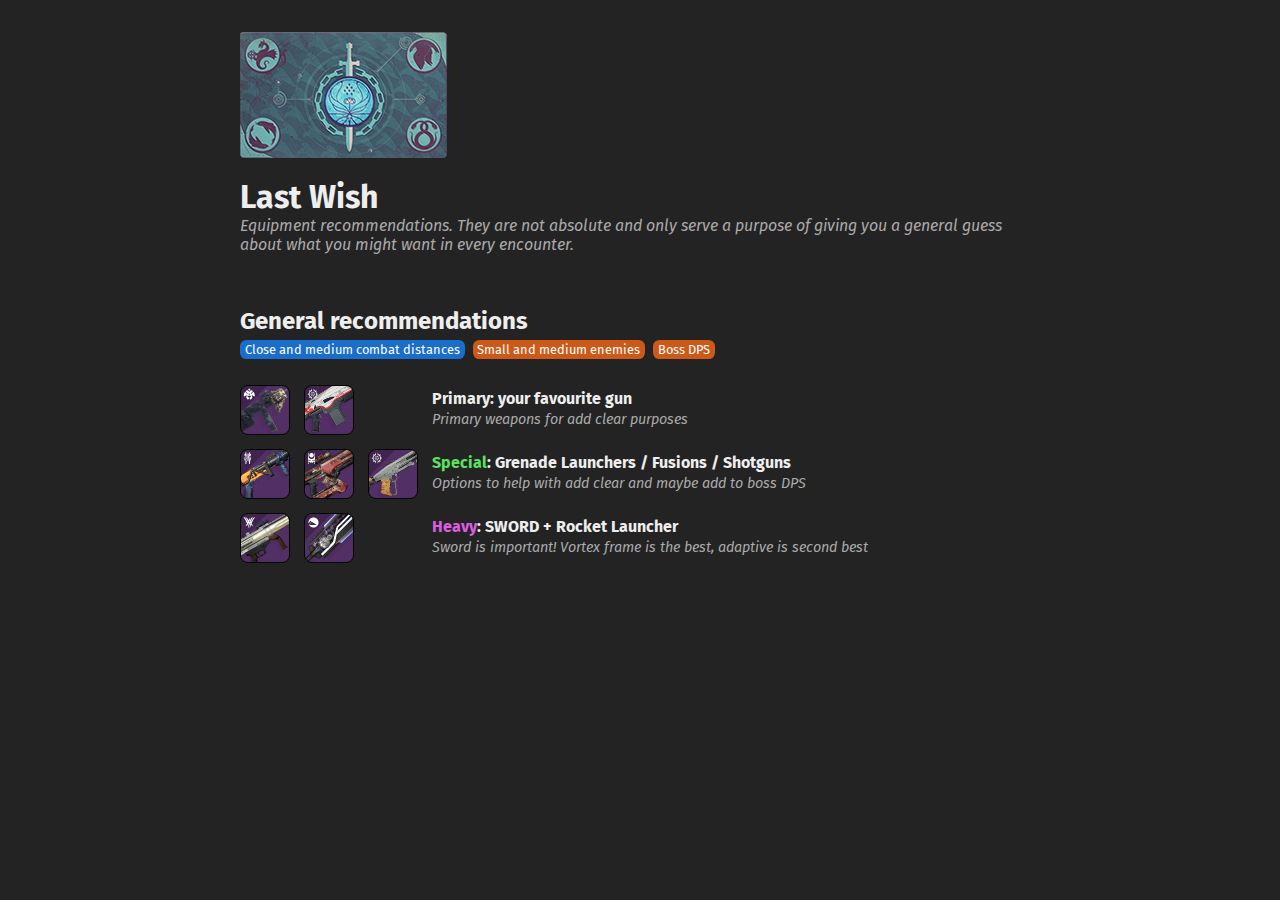
<file: raidguides/lw.html>
<!DOCTYPE html>

<html lang="en">
<head>
  <title>raidguides/lw</title>
  <meta charset="UTF-8" />
  <meta name="viewport" content="width=device-width,initial-scale=1" />
  <meta name="description" content="" />
  <link rel="stylesheet" type="text/css" href="./rg-styles.css" />
  <link rel="icon" href="twister.png">
  <link rel="preconnect" href="https://fonts.googleapis.com">
  <link rel="preconnect" href="https://fonts.gstatic.com" crossorigin>
  <link href="https://fonts.googleapis.com/css2?family=Fira+Sans:ital,wght@0,400;0,700;1,400&display=swap" rel="stylesheet"> 
</head>

<body>

  
  <div class="mainpage">
    
    <div style="height: 2rem;"></div>
    <img src="./icons/badge-lw.png"/>
    <div style="height: 1rem;"></div>
    <h1 class="page-header">Last Wish</h1>
    <p class="page-description">Equipment recommendations. They are not absolute and only serve a purpose of giving you a general guess about what you might want in every encounter.</p>
    

    
    
    
    <!-- -------------------------------- ENCOUNTER 01-02 -------------------------------- -->
    
    
    
    <!--  Header  -->
    <div class="part-header" id="chapter-acquisition">
      <h2 class="part-header-caption">General recommendations</h2>
      <div class="part-header-pills">
        <div class="part-header-pill bg-blue">Close and medium combat distances</div>
        <div class="part-header-pill bg-orange">Small and medium enemies</div>
        <div class="part-header-pill bg-orange">Boss DPS</div>
      </div>
    </div>
    <!--  Primary gear  -->
    <div class="gearitem-grid">
      <img src="./icons/wep-minitool.jpg" class="gearitem-icon1" alt="CALUS Mini-Tool" >
      <img src="./icons/wep-coronach.jpg" class="gearitem-icon2" alt="Coronach-22" >
      <div class="gearitem-captionflex">
        <div class="gearitem-caption">Primary: your favourite gun</div>
      </div>
      <div class="gearitem-description">Primary weapons for add clear purposes</div>
    </div>
    <!--  Special gear  -->
    <div class="gearitem-grid">
      <img src="./icons/wep-emptyvessel.jpg" class="gearitem-icon1" alt="Empty Vessel" >
      <img src="./icons/wep-cartesian.jpg" class="gearitem-icon2" alt="Cartesian Coordinate" >
      <img src="./icons/wep-mindbenders.jpg" class="gearitem-icon3" alt="Mindbender's Ambition" >
      <div class="gearitem-captionflex">
        <div class="gearitem-caption"><span class="text-green">Special</span>: Grenade Launchers / Fusions / Shotguns</div>
      </div>
      <div class="gearitem-description">Options to help with add clear and maybe add to boss DPS</div>
    </div>
    <!--  Heavy gear  -->
    <div class="gearitem-grid">
      <img src="./icons/wep-fallingguillotine.jpg" class="gearitem-icon2" alt="Falling Guillotine" >
      <img src="./icons/wep-palmyra.jpg" class="gearitem-icon1" alt="Palmyra-B" >
      
      <div class="gearitem-captionflex">
        <div class="gearitem-caption"><span class="text-violet">Heavy</span>: SWORD + Rocket Launcher</div>
      </div>
      <div class="gearitem-description">Sword is important! Vortex frame is the best, adaptive is second best</div>
    </div>
    
    

    


    
    
    
  
    
    
    
    
    <div style="height: 4rem;"></div>
    
  </div>
</body>

</html>
</file>
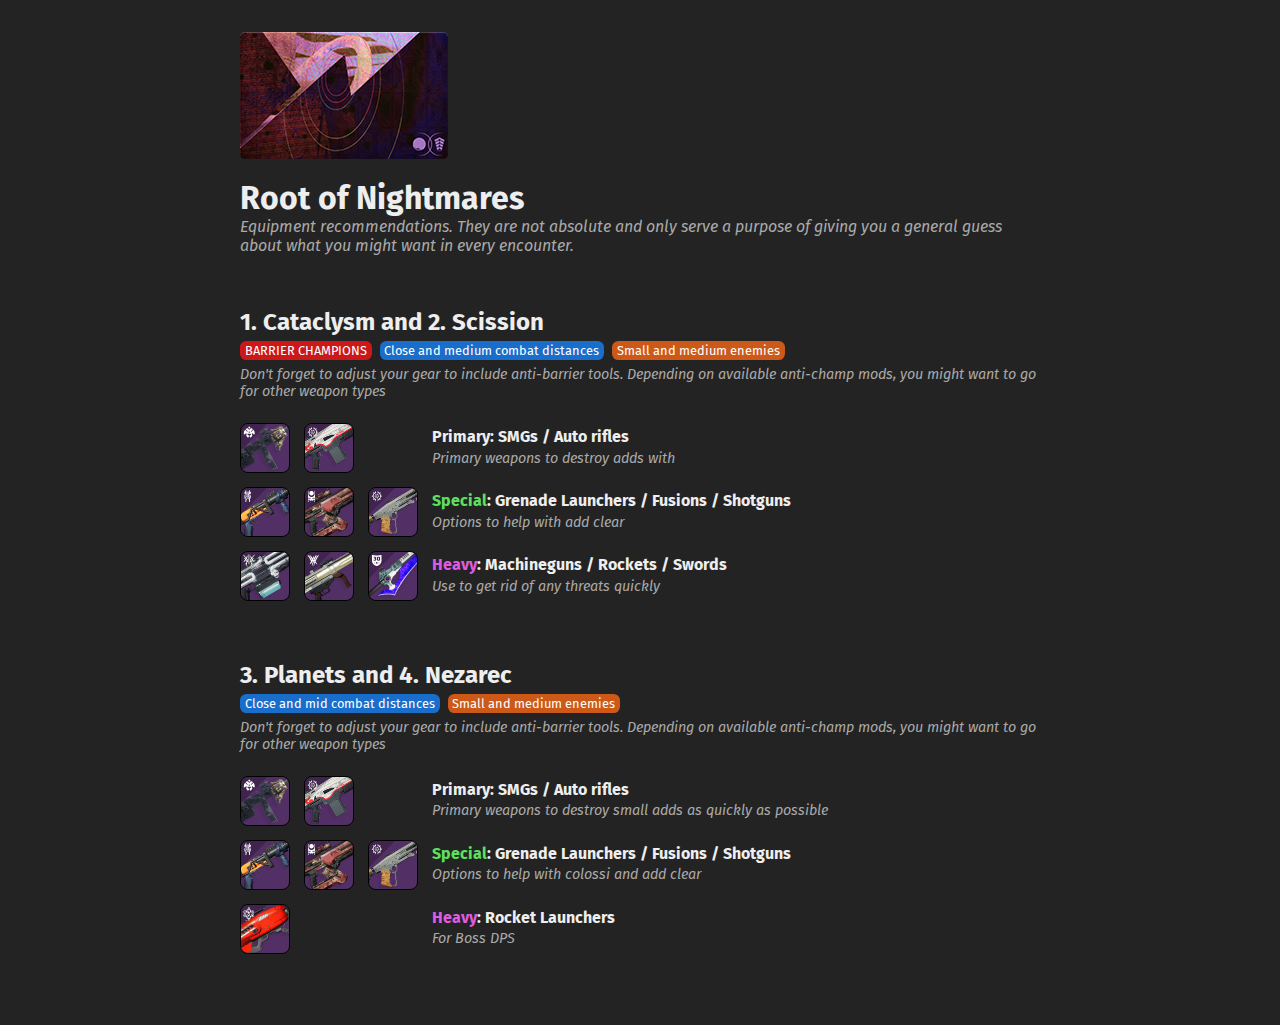
<file: raidguides/ron.html>
<!DOCTYPE html>

<html lang="en">
<head>
  <title>raidguides/ron</title>
  <meta charset="UTF-8" />
  <meta name="viewport" content="width=device-width,initial-scale=1" />
  <meta name="description" content="" />
  <link rel="stylesheet" type="text/css" href="./rg-styles.css" />
  <link rel="icon" href="twister.png">
  <link rel="preconnect" href="https://fonts.googleapis.com">
  <link rel="preconnect" href="https://fonts.gstatic.com" crossorigin>
  <link href="https://fonts.googleapis.com/css2?family=Fira+Sans:ital,wght@0,400;0,700;1,400&display=swap" rel="stylesheet"> 
</head>

<body>

  
  <div class="mainpage">
    
    <div style="height: 2rem;"></div>
    <img src="./icons/badge-ron.png"/>
    <div style="height: 1rem;"></div>
    <h1 class="page-header">Root of Nightmares</h1>
    <p class="page-description">Equipment recommendations. They are not absolute and only serve a purpose of giving you a general guess about what you might want in every encounter.</p>
    

    
    
    
    <!-- -------------------------------- ENCOUNTER 01-02 -------------------------------- -->
    
    
    
    <!--  Header  -->
    <div class="part-header" id="chapter-acquisition">
      <h2 class="part-header-caption">1. Cataclysm and 2. Scission</h2>
      <div class="part-header-pills">
        <div class="part-header-pill bg-red">BARRIER CHAMPIONS</div>
        <div class="part-header-pill bg-blue">Close and medium combat distances</div>
        <div class="part-header-pill bg-orange">Small and medium enemies</div>
      </div>
    <div class="part-header-description">Don't forget to adjust your gear to include anti-barrier tools. Depending on available anti-champ mods, you might want to go for other weapon types</div>
    </div>
    <!--  Primary gear  -->
    <div class="gearitem-grid">
      <img src="./icons/wep-minitool.jpg" class="gearitem-icon1" alt="CALUS Mini-Tool" >
      <img src="./icons/wep-coronach.jpg" class="gearitem-icon2" alt="Coronach-22" >
      <div class="gearitem-captionflex">
        <div class="gearitem-caption">Primary: SMGs / Auto rifles</div>
      </div>
      <div class="gearitem-description">Primary weapons to destroy adds with</div>
    </div>
    <!--  Special gear  -->
    <div class="gearitem-grid">
      <img src="./icons/wep-emptyvessel.jpg" class="gearitem-icon1" alt="Empty Vessel" >
      <img src="./icons/wep-cartesian.jpg" class="gearitem-icon2" alt="Cartesian Coordinate" >
      <img src="./icons/wep-mindbenders.jpg" class="gearitem-icon3" alt="Mindbender's Ambition" >
      <div class="gearitem-captionflex">
        <div class="gearitem-caption"><span class="text-green">Special</span>: Grenade Launchers / Fusions / Shotguns</div>
      </div>
      <div class="gearitem-description">Options to help with add clear</div>
    </div>
    <!--  Heavy gear  -->
    <div class="gearitem-grid">
      <img src="./icons/wep-commemoration.jpg" class="gearitem-icon1" alt="Commemoration" >
      <img src="./icons/wep-palmyra.jpg" class="gearitem-icon2" alt="Palmyra-B" >
      <img src="./icons/wep-theotherhalf.jpg" class="gearitem-icon3" alt="The Other Half" >
      <div class="gearitem-captionflex">
        <div class="gearitem-caption"><span class="text-violet">Heavy</span>: Machineguns / Rockets / Swords</div>
      </div>
      <div class="gearitem-description">Use to get rid of any threats quickly</div>
    </div>
    
    

    
    
    
    
    <!-- -------------------------------- ENCOUNTER 03-04 -------------------------------- -->
    
    
    
    <!--  Header  -->
    <div class="part-header" id="chapter-exhibition">
      <h2 class="part-header-caption">3. Planets and 4. Nezarec</h2>
      <div class="part-header-pills">
        <div class="part-header-pill bg-blue">Close and mid combat distances</div>
        <div class="part-header-pill bg-orange">Small and medium enemies</div>
      </div>
    <div class="part-header-description">Don't forget to adjust your gear to include anti-barrier tools. Depending on available anti-champ mods, you might want to go for other weapon types</div>
    </div>
    <!--  Primary gear  -->
    <div class="gearitem-grid">
      <img src="./icons/wep-minitool.jpg" class="gearitem-icon1" alt="CALUS Mini-Tool" >
      <img src="./icons/wep-coronach.jpg" class="gearitem-icon2" alt="Coronach-22" >
      <div class="gearitem-captionflex">
        <div class="gearitem-caption">Primary: SMGs / Auto rifles</div>
      </div>
      <div class="gearitem-description">Primary weapons to destroy small adds as quickly as possible</div>
    </div>
    <!--  Special gear  -->
    <div class="gearitem-grid">
      <img src="./icons/wep-emptyvessel.jpg" class="gearitem-icon1" alt="Empty Vessel" >
      <img src="./icons/wep-cartesian.jpg" class="gearitem-icon2" alt="Cartesian Coordinate" >
      <img src="./icons/wep-mindbenders.jpg" class="gearitem-icon3" alt="Mindbender's Ambition" >
      <div class="gearitem-captionflex">
        <div class="gearitem-caption"><span class="text-green">Special</span>: Grenade Launchers / Fusions / Shotguns</div>
      </div>
      <div class="gearitem-description">Options to help with colossi and add clear</div>
    </div>
    <!--  Heavy gear  -->
    <div class="gearitem-grid">
      <img src="./icons/wep-hothead.jpg" class="gearitem-icon1" alt="Hothead" >
      <div class="gearitem-captionflex">
        <div class="gearitem-caption"><span class="text-violet">Heavy</span>: Rocket Launchers</div>
      </div>
      <div class="gearitem-description">For Boss DPS</div>
    </div>

    
    
    
  
    
    
    
    
    <div style="height: 4rem;"></div>
    
  </div>
</body>

</html>
</file>
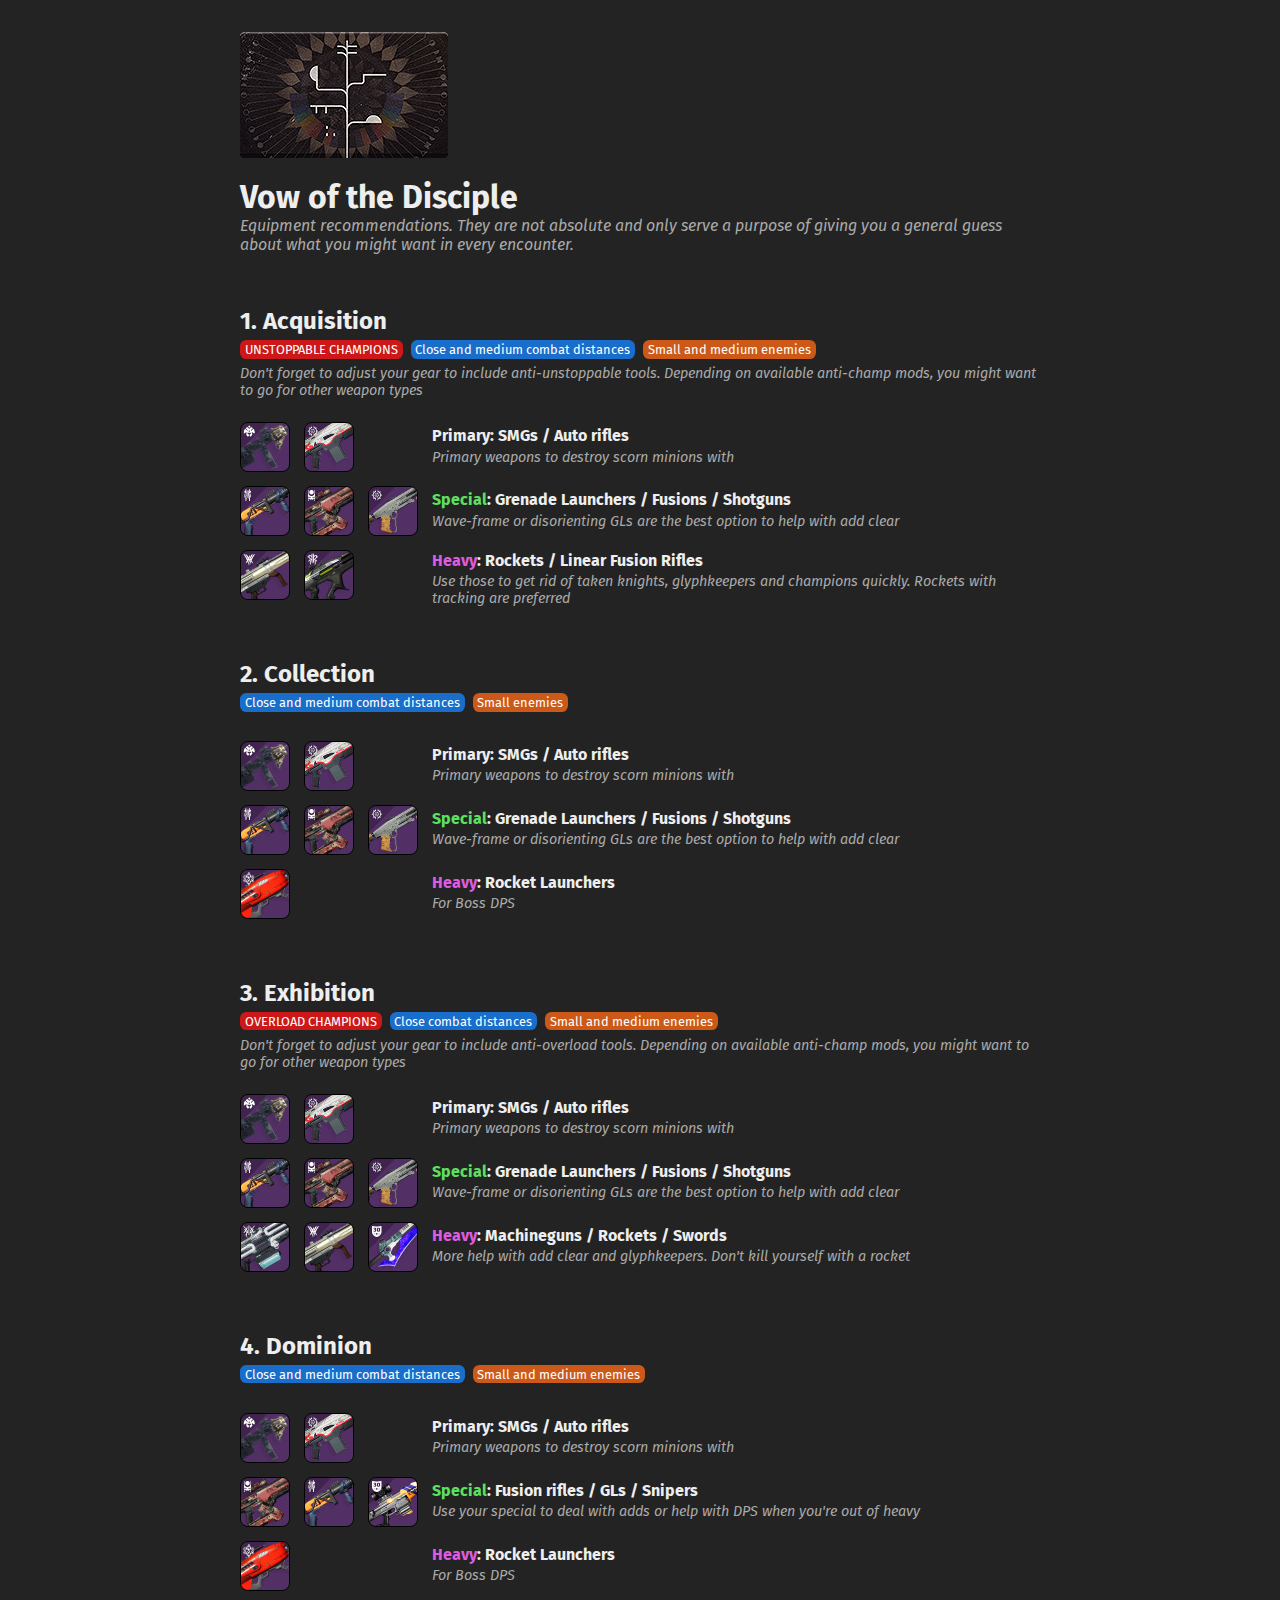
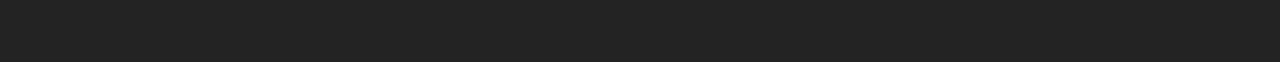
<file: raidguides/votd.html>
<!DOCTYPE html>

<html lang="en">
<head>
  <title>raidguides/votd</title>
  <meta charset="UTF-8" />
  <meta name="viewport" content="width=device-width,initial-scale=1" />
  <meta name="description" content="" />
  <link rel="stylesheet" type="text/css" href="./rg-styles.css" />
  <link rel="icon" href="twister.png">
  <link rel="preconnect" href="https://fonts.googleapis.com">
  <link rel="preconnect" href="https://fonts.gstatic.com" crossorigin>
  <link href="https://fonts.googleapis.com/css2?family=Fira+Sans:ital,wght@0,400;0,700;1,400&display=swap" rel="stylesheet"> 
</head>

<body>

  
  <div class="mainpage">
    
    <div style="height: 2rem;"></div>
    <img src="./icons/badge-votd.png"/>
    <div style="height: 1rem;"></div>
    <h1 class="page-header">Vow of the Disciple</h1>
    <p class="page-description">Equipment recommendations. They are not absolute and only serve a purpose of giving you a general guess about what you might want in every encounter.</p>
    

    
    
    
    <!-- -------------------------------- ENCOUNTER 01 -------------------------------- -->
    
    
    
    <!--  Header  -->
    <div class="part-header" id="chapter-acquisition">
      <h2 class="part-header-caption">1. Acquisition</h2>
      <div class="part-header-pills">
        <div class="part-header-pill bg-red">UNSTOPPABLE CHAMPIONS</div>
        <div class="part-header-pill bg-blue">Close and medium combat distances</div>
        <div class="part-header-pill bg-orange">Small and medium enemies</div>
      </div>
    <div class="part-header-description">Don't forget to adjust your gear to include anti-unstoppable tools. Depending on available anti-champ mods, you might want to go for other weapon types</div>
    </div>
    <!--  Primary gear  -->
    <div class="gearitem-grid">
      <img src="./icons/wep-minitool.jpg" class="gearitem-icon1" alt="CALUS Mini-Tool" >
      <img src="./icons/wep-coronach.jpg" class="gearitem-icon2" alt="Coronach-22" >
      <div class="gearitem-captionflex">
        <div class="gearitem-caption">Primary: SMGs / Auto rifles</div>
      </div>
      <div class="gearitem-description">Primary weapons to destroy scorn minions with</div>
    </div>
    <!--  Special gear  -->
    <div class="gearitem-grid">
      <img src="./icons/wep-emptyvessel.jpg" class="gearitem-icon1" alt="Empty Vessel" >
      <img src="./icons/wep-cartesian.jpg" class="gearitem-icon2" alt="Cartesian Coordinate" >
      <img src="./icons/wep-mindbenders.jpg" class="gearitem-icon3" alt="Mindbender's Ambition" >
      <div class="gearitem-captionflex">
        <div class="gearitem-caption"><span class="text-green">Special</span>: Grenade Launchers / Fusions / Shotguns</div>
      </div>
      <div class="gearitem-description">Wave-frame or disorienting GLs are the best option to help with add clear</div>
    </div>
    <!--  Heavy gear  -->
    <div class="gearitem-grid">
      <img src="./icons/wep-palmyra.jpg" class="gearitem-icon1" alt="Palmyra-B" >
      <img src="./icons/wep-taipan.jpg" class="gearitem-icon2" alt="Taipan" >
      <div class="gearitem-captionflex">
        <div class="gearitem-caption"><span class="text-violet">Heavy</span>: Rockets / Linear Fusion Rifles</div>
      </div>
      <div class="gearitem-description">Use those to get rid of taken knights, glyphkeepers and champions quickly. Rockets with tracking are preferred</div>
    </div>
    
    
    
    
    <!-- -------------------------------- ENCOUNTER 02 -------------------------------- -->
    
    
    
    <!--  Header  -->
    <div class="part-header" id="chapter-collection">
      <h2 class="part-header-caption">2. Collection</h2>
      <div class="part-header-pills">
        <div class="part-header-pill bg-blue">Close and medium combat distances</div>
        <div class="part-header-pill bg-orange">Small enemies</div>
      </div>
    <div class="part-header-description"> </div>
    </div>
    <!--  Primary gear  -->
    <div class="gearitem-grid">
      <img src="./icons/wep-minitool.jpg" class="gearitem-icon1" alt="CALUS Mini-Tool" >
      <img src="./icons/wep-coronach.jpg" class="gearitem-icon2" alt="Coronach-22" >
      <div class="gearitem-captionflex">
        <div class="gearitem-caption">Primary: SMGs / Auto rifles</div>
      </div>
      <div class="gearitem-description">Primary weapons to destroy scorn minions with</div>
    </div>
    <!--  Special gear  -->
    <div class="gearitem-grid">
      <img src="./icons/wep-emptyvessel.jpg" class="gearitem-icon1" alt="Empty Vessel" >
      <img src="./icons/wep-cartesian.jpg" class="gearitem-icon2" alt="Cartesian Coordinate" >
      <img src="./icons/wep-mindbenders.jpg" class="gearitem-icon3" alt="Mindbender's Ambition" >
      <div class="gearitem-captionflex">
        <div class="gearitem-caption"><span class="text-green">Special</span>: Grenade Launchers / Fusions / Shotguns</div>
      </div>
      <div class="gearitem-description">Wave-frame or disorienting GLs are the best option to help with add clear</div>
    </div>
    <!--  Heavy gear  -->
    <div class="gearitem-grid">
      <img src="./icons/wep-hothead.jpg" class="gearitem-icon1" alt="Hothead" >
      <div class="gearitem-captionflex">
        <div class="gearitem-caption"><span class="text-violet">Heavy</span>: Rocket Launchers</div>
      </div>
      <div class="gearitem-description">For Boss DPS</div>
    </div>
    
    
    
    
    
    <!-- -------------------------------- ENCOUNTER 03 -------------------------------- -->
    
    
    
    <!--  Header  -->
    <div class="part-header" id="chapter-exhibition">
      <h2 class="part-header-caption">3. Exhibition</h2>
      <div class="part-header-pills">
        <div class="part-header-pill bg-red">OVERLOAD CHAMPIONS</div>
        <div class="part-header-pill bg-blue">Close combat distances</div>
        <div class="part-header-pill bg-orange">Small and medium enemies</div>
      </div>
    <div class="part-header-description">Don't forget to adjust your gear to include anti-overload tools. Depending on available anti-champ mods, you might want to go for other weapon types</div>
    </div>
    <!--  Primary gear  -->
    <div class="gearitem-grid">
      <img src="./icons/wep-minitool.jpg" class="gearitem-icon1" alt="CALUS Mini-Tool" >
      <img src="./icons/wep-coronach.jpg" class="gearitem-icon2" alt="Coronach-22" >
      <div class="gearitem-captionflex">
        <div class="gearitem-caption">Primary: SMGs / Auto rifles</div>
      </div>
      <div class="gearitem-description">Primary weapons to destroy scorn minions with</div>
    </div>
    <!--  Special gear  -->
    <div class="gearitem-grid">
      <img src="./icons/wep-emptyvessel.jpg" class="gearitem-icon1" alt="Empty Vessel" >
      <img src="./icons/wep-cartesian.jpg" class="gearitem-icon2" alt="Cartesian Coordinate" >
      <img src="./icons/wep-mindbenders.jpg" class="gearitem-icon3" alt="Mindbender's Ambition" >
      <div class="gearitem-captionflex">
        <div class="gearitem-caption"><span class="text-green">Special</span>: Grenade Launchers / Fusions / Shotguns</div>
      </div>
      <div class="gearitem-description">Wave-frame or disorienting GLs are the best option to help with add clear</div>
    </div>
    <!--  Heavy gear  -->
    <div class="gearitem-grid">
      <img src="./icons/wep-commemoration.jpg" class="gearitem-icon1" alt="Commemoration" >
      <img src="./icons/wep-palmyra.jpg" class="gearitem-icon2" alt="Palmyra-B" >
      <img src="./icons/wep-theotherhalf.jpg" class="gearitem-icon3" alt="The Other Half" >
      <div class="gearitem-captionflex">
        <div class="gearitem-caption"><span class="text-violet">Heavy</span>: Machineguns / Rockets / Swords</div>
      </div>
      <div class="gearitem-description">More help with add clear and glyphkeepers. Don't kill yourself with a rocket</div>
    </div>

    
    
    
    
    <!-- -------------------------------- ENCOUNTER 04 -------------------------------- -->
    
    
    
    <!--  Header  -->
    <div class="part-header" id="chapter-dominion">
      <h2 class="part-header-caption">4. Dominion</h2>
      <div class="part-header-pills">
        <div class="part-header-pill bg-blue">Close and medium combat distances</div>
        <div class="part-header-pill bg-orange">Small and medium enemies</div>
      </div>
    <div class="part-header-description"> </div>
    </div>
    <!--  Primary gear  -->
    <div class="gearitem-grid">
      <img src="./icons/wep-minitool.jpg" class="gearitem-icon1" alt="CALUS Mini-Tool" >
      <img src="./icons/wep-coronach.jpg" class="gearitem-icon2" alt="Coronach-22" >
      <div class="gearitem-captionflex">
        <div class="gearitem-caption">Primary: SMGs / Auto rifles</div>
      </div>
      <div class="gearitem-description">Primary weapons to destroy scorn minions with</div>
    </div>
    <!--  Special gear  -->
    <div class="gearitem-grid">
      <img src="./icons/wep-cartesian.jpg" class="gearitem-icon1" alt="Cartesian Coordinate" >
      <img src="./icons/wep-emptyvessel.jpg" class="gearitem-icon2" alt="Empty Vessel" >
      <img src="./icons/wep-1kyardstare.jpg" class="gearitem-icon3" alt="1000 Yard Stare" >
      <div class="gearitem-captionflex">
        <div class="gearitem-caption"><span class="text-green">Special</span>: Fusion rifles / GLs / Snipers</div>
      </div>
      <div class="gearitem-description">Use your special to deal with adds or help with DPS when you're out of heavy</div>
    </div>
    <!--  Heavy gear  -->
    <div class="gearitem-grid">
      <img src="./icons/wep-hothead.jpg" class="gearitem-icon1" alt="Hothead" >
      <div class="gearitem-captionflex">
        <div class="gearitem-caption"><span class="text-violet">Heavy</span>: Rocket Launchers</div>
      </div>
      <div class="gearitem-description">For Boss DPS</div>
    </div>
    
    
    
    
    <div style="height: 4rem;"></div>
    
  </div>
</body>

</html>
</file>
<file: join.css>
/*    00. Background image      */

.landing-title-bgimage {
  position: absolute;
  width: 100%;
  height: 50vw;
  background-image: url("./assets/img/joinpage-titlebg.webp");
  background-size: cover;
  overflow: hidden;
}

.landing-title-gradient {
  position: absolute;
  width: 100%;
  height: 50vw;
  background: linear-gradient(transparent, 80%, #1D2023);;
  overflow: hidden;
}



/*    01. Landing area      */

.landing-header-container {
  margin-top: 10vw;
  width: 20rem;
  margin-left: auto;
  margin-right: auto;
  display: grid;
  grid-template-rows: 4rem 1rem 4rem;
  grid-template-columns: 1fr 4rem 2rem 4rem 1fr;
  align-content: center;

  text-shadow: 0px 0px 4px #000000;
}

.landing-header-icon1 {
  grid-column: 2;
  grid-row: 1;
  width: 100%;
  height: 100%;
  filter:drop-shadow(0px 0px 4px black);
}

.landing-header-icon2 {
  grid-column: 4;
  grid-row: 1;
  width: 100%;
  height: 100%;
  filter:drop-shadow(0px 0px 4px black);
}

.landing-header-caption {
  grid-column: 1 / 999;
  grid-row: 3;
  font-size: 2rem;
  margin-left: auto;
  margin-right: auto;
}

.landing-text {
  margin-top: 4vw;
  margin-left: auto;
  margin-right: auto;
  max-width: 32rem;
}



/*    02. Activity icons      */

.activities-icons-container {
  width: 41rem;
  margin-left: auto;
  margin-right: auto;
  display: flex;
  justify-content: space-around;
  align-items: center;
}
@media (max-aspect-ratio: 1/1) {
  .activities-icons-container {
    width: 90vw;
  }
  .landing-title-bgimage {
    height: 80vw;
    background-position: center;
  }
  .landing-title-gradient {
    height: 80vw;
  }
}

.activities-icons-item {
  position: relative;
  width: 4rem;
  height: 4rem;
}

.aii-img {
  position: absolute;
  width: 100%;
  height: 100%;
}

.aii-votd {
  position: absolute;
  width: 80%;
  height: 80%;
  left: 10%;
  top: 9%;
}

.aii-ib {
  position: absolute;
  width: 90%;
  height: 90%;
  left: 5%;
  top: 5%;
}

.aii-glow {
  position: absolute;
  width: 120%;
  height: 120%;
  left: -10%;
  top: -10%;
}

.aii-caption {
  position: absolute;
  font-size: 0.7rem;
  opacity: 0.1;
  width: 200%;
  left: -50%;
  top: 120%;
  text-align: center;
  transition: all 0.5s;
  cursor: default;
}
.activities-icons-item:hover .aii-caption {
  opacity: 0.4;
}
.aii-caption2 {
  top: 140%;
}




/*    03. Landing area      */

.section-header {
  font-family: 'Caveat', sans-serif;
  font-weight: 700;
  font-size: 2rem;
  color: #FFC453;
  text-align: center;
}

.section-text {
  margin-top: 1rem;
  margin-left: auto;
  margin-right: auto;
  max-width: 32rem;
}



.join-notice-line {
  line-height: 1rem;
  text-align: center;
  font-size: 0.9rem;
  color: #999;
  margin-left: auto;
  margin-right: auto;
  margin-top: 0rem;
  margin-bottom: 0.2rem;
  max-width: 40rem;
}

.yellow {
  color: #FFC453;
}
.red {
  color: #EF4839;
}

.join-button {
  position: relative;
  width: 12rem;
  height: 3rem;
  display: flex;
  justify-content: space-around;
  align-items: center;
  margin-left: auto;
  margin-right: auto;
  cursor: pointer;
  user-select: none;
  
  color: #eee;
  text-decoration: none;
}
.join-button-bg {
  position: absolute;
  width: 100%;
  height: 100%;
  background: #A42B46;
  border: 0.2rem solid transparent;
  border-radius: 0.5rem;
  transition: all 0.15s;
}
.join-button:hover .join-button-bg {
  background: #ab314b;
  border-color: #d85b70;
}
.join-button:active .join-button-bg {
  background: #d85b70;
}
.join-button-text {
  position: relative;
}








.emblems-container {
  width: 20rem;
  margin-left: auto;
  margin-right: auto;
  display: grid;
  grid-template-columns: 6rem 1fr 6rem;
}
.emblem-item {
  width: 6rem;
  display: grid;
  grid-template-rows: 4rem auto auto;
  
  color: #eee;
  text-decoration: none;
}
.emblems-img {
  grid-row: 1;
  width: 4rem;
  height: 4rem;
  margin-left: auto;
  margin-right: auto;
}
.emblems-caption {
  margin-top: 0.4rem;
  grid-row: 2;
  width: 100%;
  text-align: center;
}
.emblems-subcaption {
  margin-top: 0.2rem;
  grid-row: 3;
  width: 100%;
  text-align: center;
  font-size: 0.8rem;
  color: #999;
}


















/* css class for rotating stuff */

@-webkit-keyframes rotating /* Safari and Chrome */ {
  from {
    -webkit-transform: rotate(0deg);
    -o-transform: rotate(0deg);
    transform: rotate(0deg);
  }
  to {
    -webkit-transform: rotate(360deg);
    -o-transform: rotate(360deg);
    transform: rotate(360deg);
  }
}
@keyframes rotating {
  from {
    -ms-transform: rotate(0deg);
    -moz-transform: rotate(0deg);
    -webkit-transform: rotate(0deg);
    -o-transform: rotate(0deg);
    transform: rotate(0deg);
  }
  to {
    -ms-transform: rotate(360deg);
    -moz-transform: rotate(360deg);
    -webkit-transform: rotate(360deg);
    -o-transform: rotate(360deg);
    transform: rotate(360deg);
  }
}
.rotating {
  -webkit-animation: rotating 60s linear infinite;
  -moz-animation: rotating 60s linear infinite;
  -ms-animation: rotating 60s linear infinite;
  -o-animation: rotating 60s linear infinite;
  animation: rotating 60s linear infinite;
}























/* glow animation  */

.glowbox {
  pointer-events: none;
  position: absolute;
  width: 25rem;
  height: 4rem;
  left: -10rem;
  top: -0.5rem;
  border-radius: 4rem;
  opacity: 0.1;
  filter: blur(4rem);
  background: #A42B46;
  animation: glow 10s infinite alternate;
}

@keyframes glow {
  0% {
    opacity: 0.2;
  }
  20% {
    opacity: 0.6;
  }
  40% {
    opacity: 0.5;
  }
  60% {
    opacity: 0.4;
  }
  80% {
    opacity: 0.2;
  }
  95% {
    opacity: 0.6;
  }
  100% {
    opacity: 0.7;
  }
}



.glowbox2 {
  pointer-events: none;
  position: absolute;
  width: 20rem;
  height: 4rem;
  left: 2rem;
  top: -0.5rem;
  border-radius: 4rem;
  opacity: 0.1;
  filter: blur(4rem);
  background: #9d2d66;
  animation: glow2 12s infinite alternate;
}

@keyframes glow2 {
  
  0% {
    opacity: 0.6;
  }
  10% {
    opacity: 0.4;
  }
  40% {
    opacity: 0.2;
  }
  60% {
    opacity: 0.5;
  }
  70% {
    opacity: 0.3;
  }
  80% {
    opacity: 0.6;
  }
  100% {
    opacity: 0.2;
  }
}
</file>
<file: raidguides/rg-styles.css>
html {
  background: #232323;
  font-family: 'Fira Sans', sans-serif;
  font-size: 12pt;
  color: #eee;
}

body {
  /*background: #333333;*/
  margin: 0;
}

h1 {
  font-size: 2rem;
  font-weight: 700;
  margin-top: 0rem;
  margin-bottom: 0rem;
}

h2 {
  font-size: 1.5rem;
  font-weight: 700;
  margin-top: 0;
  margin-bottom: 0;
}

p {
  margin-top: 0;
  margin-bottom: 0;
}

/* --------------- */

.mainpage {
  width: 50rem;
  margin-left: auto;
  margin-right: auto;
  cursor: default;
}

/* --------------- */

.page-description {
  color: #aaa;
  font-style: italic;
  font-size: 1rem;
  margin-bottom: 1rem;
}

/* --------------- */

.part-header {
  display: grid;
  grid-template-rows: 0rem 2rem minmax(min-content, max-content) minmax(min-content, max-content);
  row-gap: 0.2rem;
  grid-template-areas: 
  "image"
  "caption"
  "pills"
  "description";
  margin-bottom: 1rem;
  margin-top: 3rem;
}

.part-header-image {
  grid-area: image;
  margin-top: auto;
  margin-bottom: auto;
}

.part-header-caption {
  grid-area: caption;
  margin-top: auto;
  margin-bottom: auto;
}

.part-header-pills {
  grid-area: pills;
  display: flex;
  align-items: center;
  flex-wrap: wrap;
  gap: 0.5rem;
}

.part-header-pill {
  border-radius: 0.4rem;
  font-size: 0.8rem;
  padding-left: 0.3rem;
  padding-right: 0.3rem;
  padding-bottom: 0.1rem;
  padding-top: 0.1rem;
  background-color: #196dcb;
  color: #fff;
}

.part-header-description {
  grid-area: description;
  margin-top: 0.2rem;
  color: #aaa;
  font-style: italic;
  font-size: 0.9rem;
}

/* --------------- */

.gearitem-grid {
  display: grid;
  height: 4rem;
  column-gap: 1rem;
  grid-template-columns: 3rem 3rem 3rem 1fr;
  grid-template-rows: 1fr 1fr;
  grid-template-areas: 
  "icon1 icon2 icon3 caption"
  "icon1 icon2 icon3 description";
}

.gearitem-icon1 {
  grid-area: icon1;
  margin: auto;
  width: 3rem;
  height: 3rem;
  border-radius: 0.5em;
  border: solid 1px #000;
}
.gearitem-icon2 {
  grid-area: icon2;
  margin: auto;
  width: 3rem;
  height: 3rem;
  border-radius: 0.5em;
  border: solid 1px #000;
}
.gearitem-icon3 {
  grid-area: icon3;
  margin: auto;
  width: 3rem;
  height: 3rem;
  border-radius: 0.5em;
  border: solid 1px #000;
}

.gearitem-captionflex {
  grid-area: caption;
  display: flex;
  gap: 0.5rem;
}

.gearitem-caption {
  margin-top: auto;
  margin-bottom: 0.1rem;
  font-weight: 700;
}

.gearitem-pill {
  border-radius: 0.4rem;
  margin-top: auto;
  margin-bottom: 0.1rem;
  font-size: 0.8rem;
  padding-left: 0.3rem;
  padding-right: 0.3rem;
  padding-bottom: 0.1rem;
  padding-top: 0.1rem;
  background-color: #196dcb;
  color: #fff;
}


.gearitem-description {
  grid-area: description;
  margin-top: 0.1rem;
  margin-bottom: auto;
  color: #aaa;
  font-style: italic;
  font-size: 0.9rem;
}

/* --------------- */

.bg-red { background-color: #cc1818; }
.bg-orange { background-color: #cc5918; }
.bg-blue { background-color: #196dcb; }
.bg-green { background-color: #33911d; }
.bg-gray { background-color: #444444; }

.text-green { color: #5ce05e; }
.text-violet { color: #de5ce0; }

/* --------------- */

@media (orientation: portrait) {
  
  html {
    font-size: 4vw;
  }
  
  .mainpage {
    width: auto;
    padding-left: 1rem;
    padding-right: 1rem;
  }
  
  .gearitem-grid {
    display: grid;
    column-gap: 1rem;
    height: auto;
    margin-bottom: 1rem;
    grid-template-columns: 1fr 1fr 1fr;
    grid-template-rows: minmax(min-content, max-content) minmax(min-content, max-content) 5rem;
    grid-template-areas: 
    "caption caption caption"
    "description description description"
    "icon1 icon2 icon3";
  }
  
  .gearitem-icon1 {
    width: 4rem;
    height: 4rem;
  }
  .gearitem-icon2 {
    width: 4rem;
    height: 4rem;
  }
  .gearitem-icon3 {
    width: 4rem;
    height: 4rem;
  }
}
</file>
